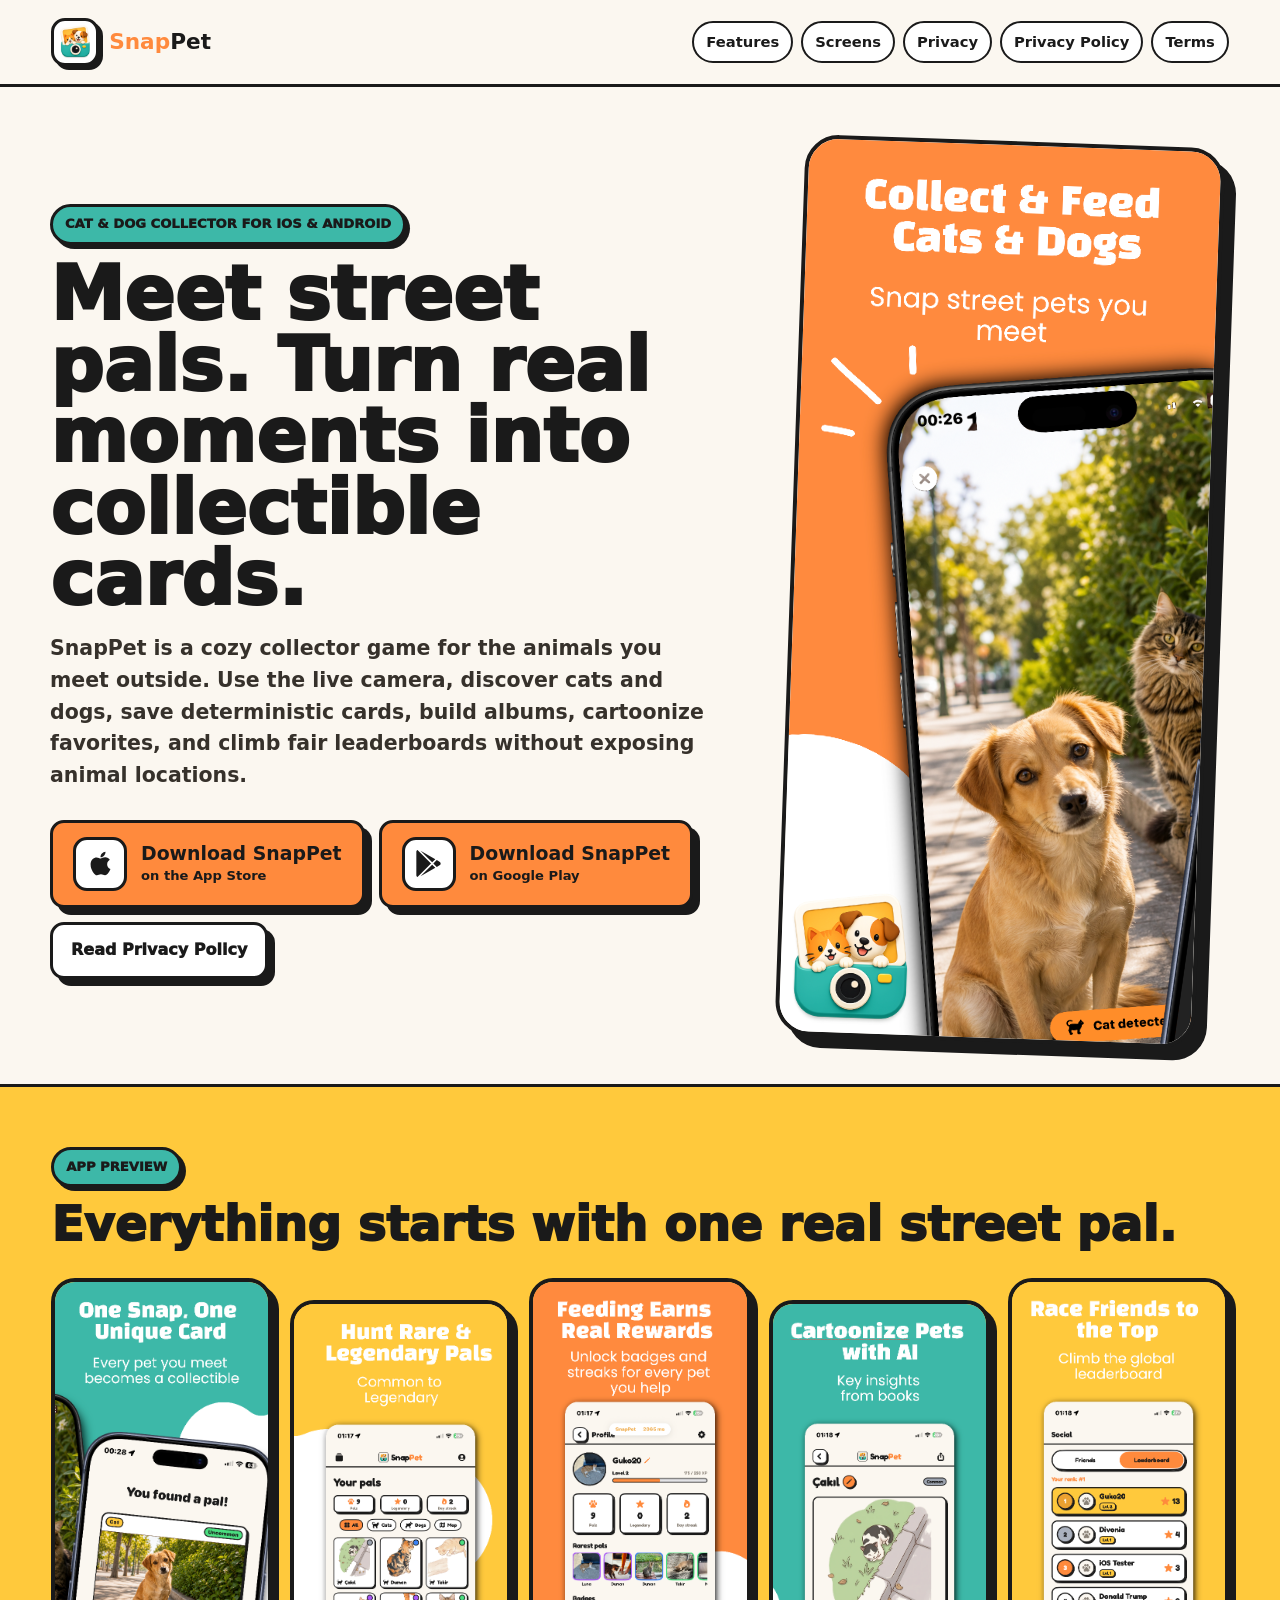
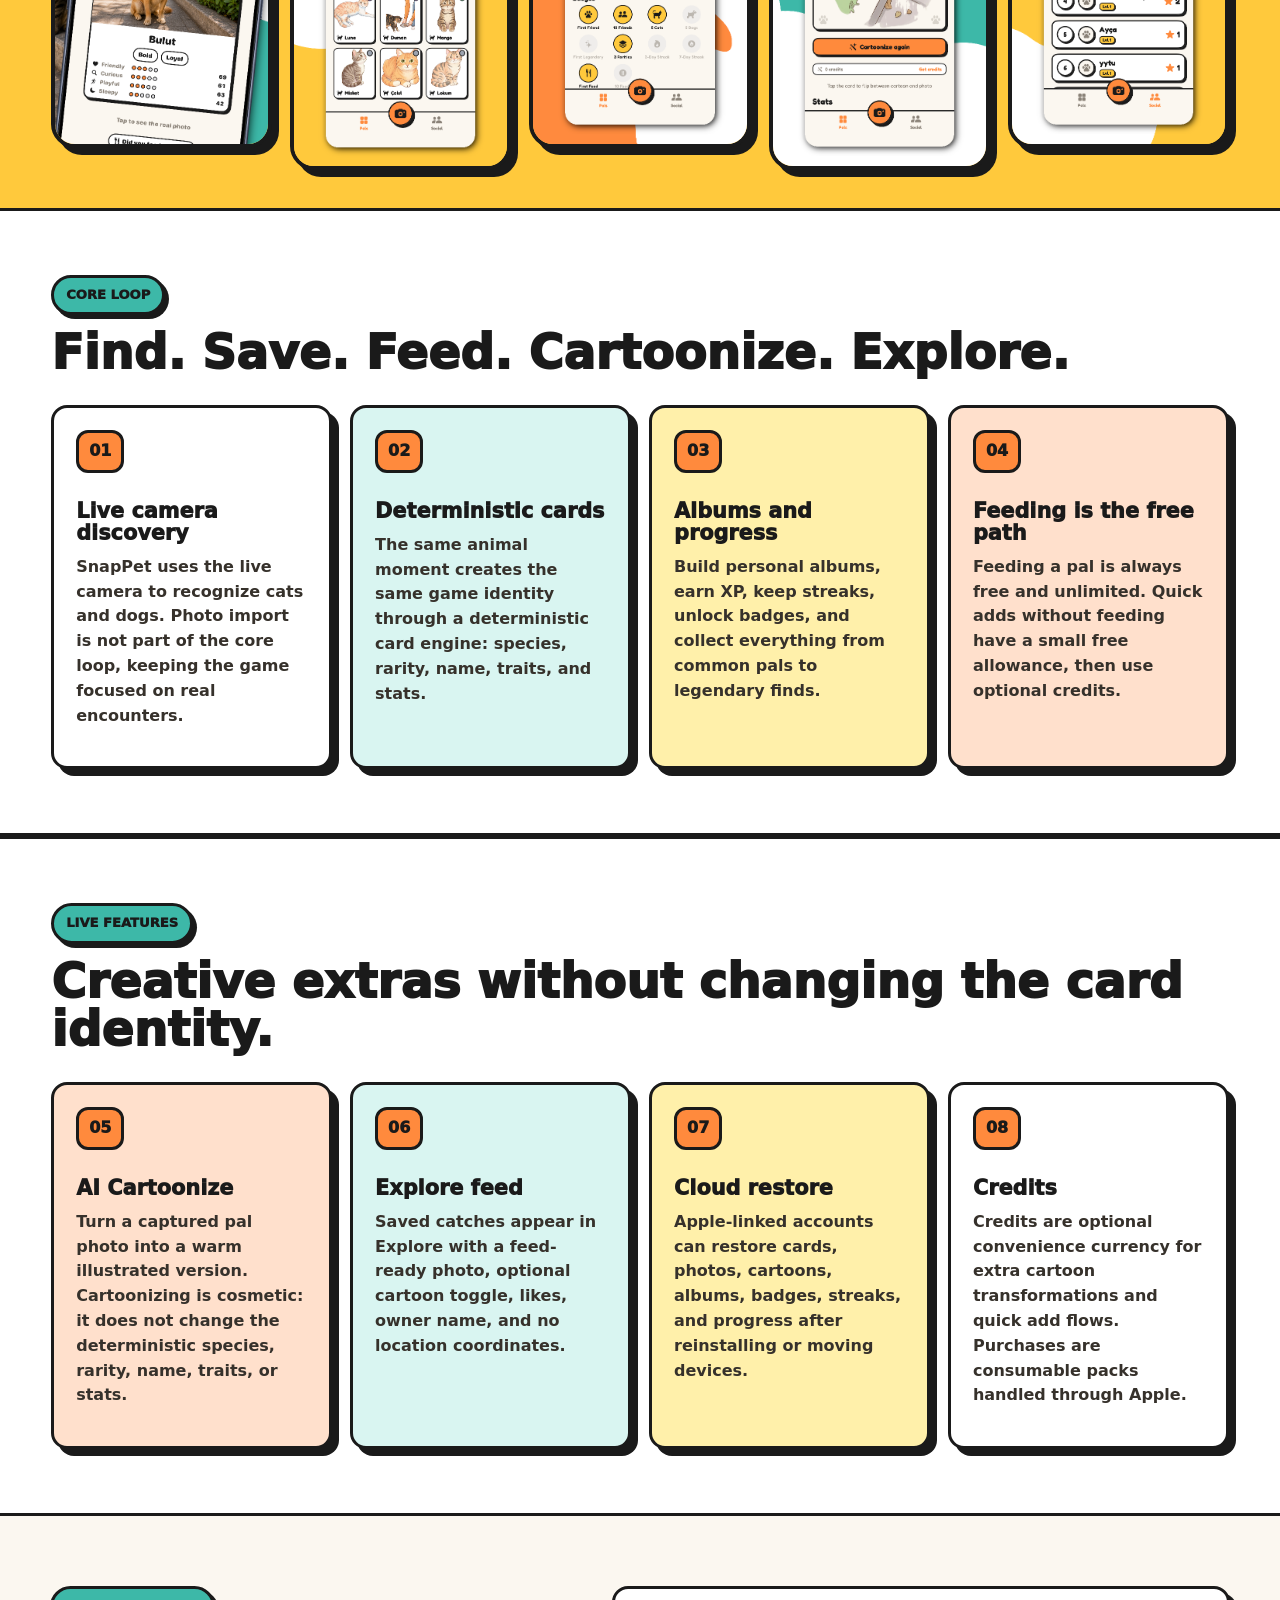
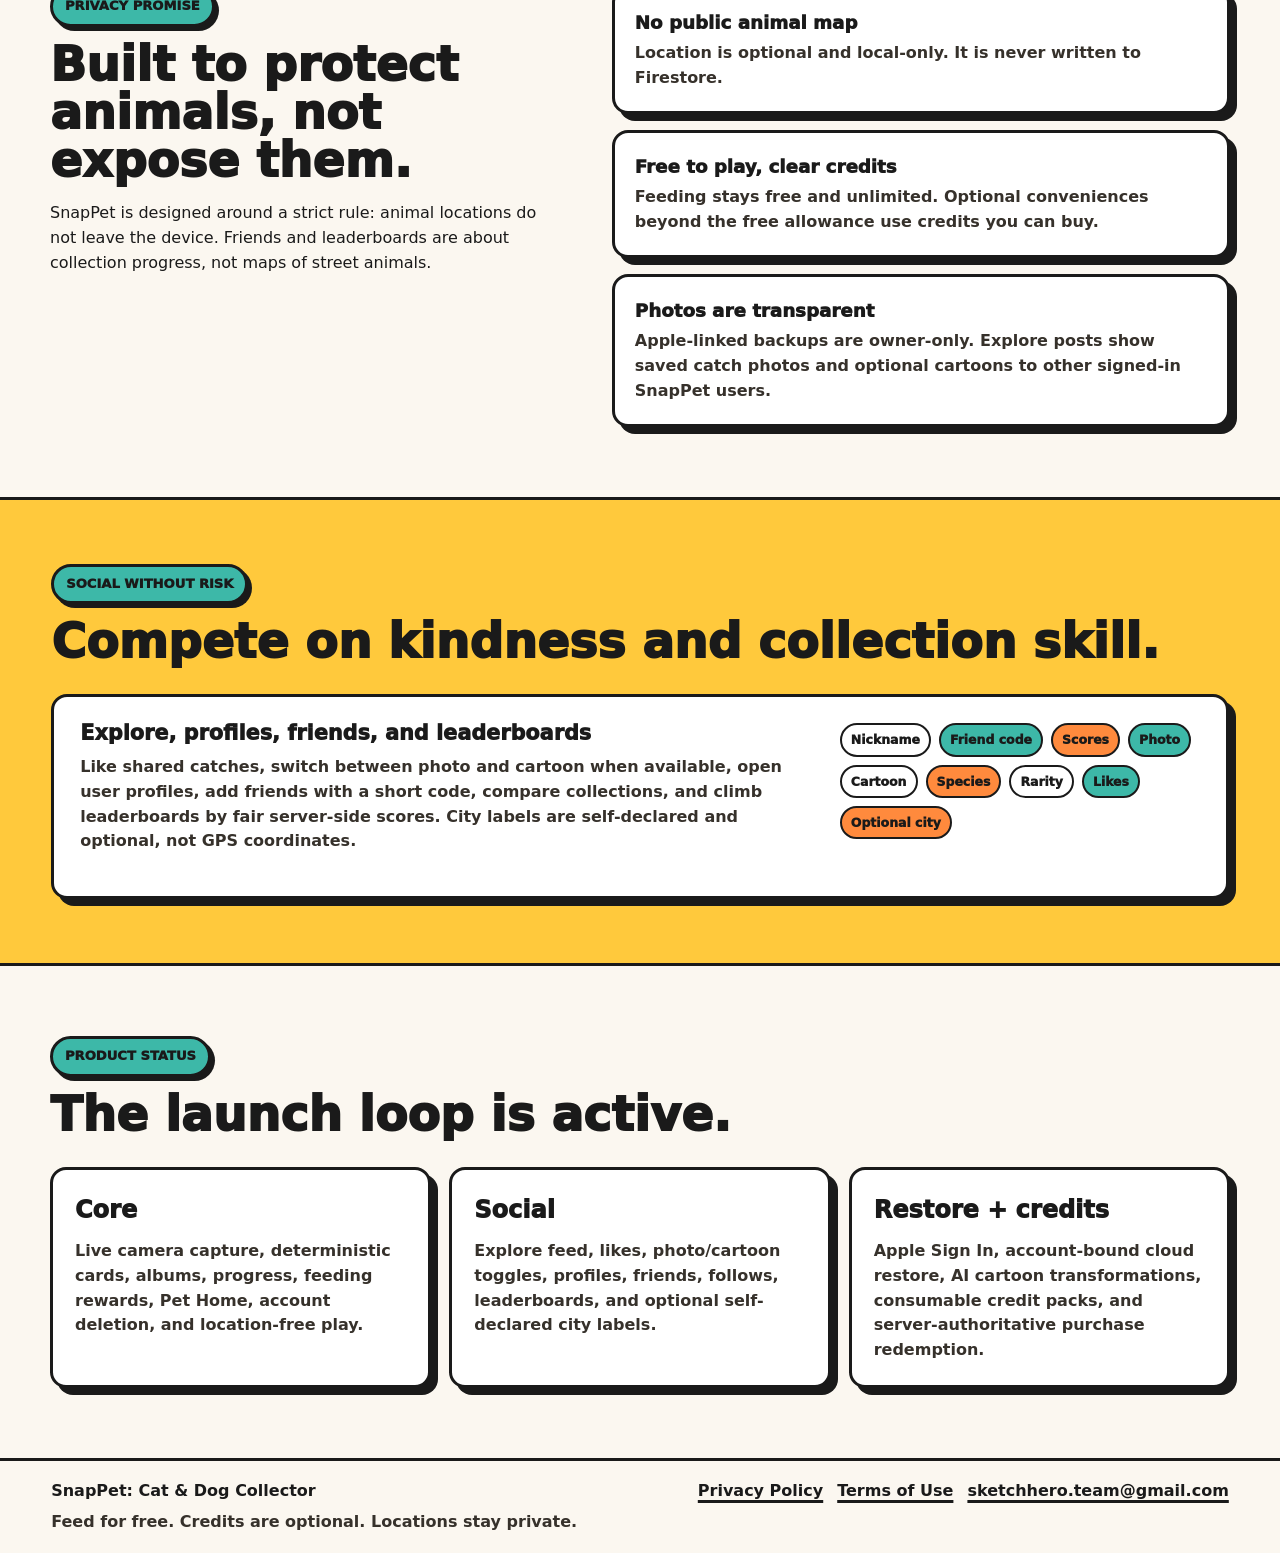
<file: index.html>
<!DOCTYPE html>
<html lang="en">
<head>
  <meta charset="utf-8">
  <meta name="viewport" content="width=device-width, initial-scale=1">
  <title>SnapPet: Cat &amp; Dog Collector</title>
  <meta name="description" content="SnapPet turns real street cats and dogs into deterministic collectible cards with AI cartoonize, Explore posts, cloud restore, optional credits, and no backend animal location tracking.">
  <meta name="theme-color" content="#FBF7F0">
  <meta property="og:title" content="SnapPet: Cat &amp; Dog Collector">
  <meta property="og:description" content="Meet real cats and dogs, collect deterministic cards, cartoonize favorites, explore shared catches, and compete without exposing animal locations.">
  <meta property="og:type" content="website">
  <meta property="og:image" content="assets/app-icon.png">
  <link rel="icon" href="assets/brand-icon.png">
  <link rel="apple-touch-icon" href="assets/app-icon.png">
  <link rel="stylesheet" href="styles.css">
</head>
<body>
  <header class="site-header">
    <a class="brand" href="index.html" aria-label="SnapPet home">
      <img src="assets/brand-icon.png" alt="" width="48" height="48">
      <span><strong>Snap</strong>Pet</span>
    </a>
    <nav aria-label="Primary navigation">
      <a href="#features">Features</a>
      <a href="#screens">Screens</a>
      <a href="#privacy">Privacy</a>
      <a href="privacy.html">Privacy Policy</a>
      <a href="terms.html">Terms</a>
    </nav>
  </header>

  <main>
    <section class="hero">
      <div class="hero-copy">
        <p class="eyebrow">Cat &amp; dog collector for iOS &amp; Android</p>
        <h1>Meet street pals. Turn real moments into collectible cards.</h1>
        <p class="lead">SnapPet is a cozy collector game for the animals you meet outside. Use the live camera, discover cats and dogs, save deterministic cards, build albums, cartoonize favorites, and climb fair leaderboards without exposing animal locations.</p>
        <div class="actions">
          <a class="neo-button primary download-button" href="https://apps.apple.com/app/id6784579838" target="_blank" rel="noopener" aria-label="Download SnapPet on the App Store">
            <span class="store-mark" aria-hidden="true"><svg viewBox="0 0 384 512"><path d="M318.7 268.7c-.2-36.7 16.4-64.4 50-84.8-18.8-26.9-47.2-41.7-84.7-44.6-35.5-2.8-74.3 20.7-88.5 20.7-15 0-49.4-19.7-76.4-19.7C63.3 141.2 4 184.8 4 273.5q0 39.3 14.4 81.2c12.8 36.7 59 126.7 107.2 125.2 25.2-.6 43-17.9 75.8-17.9 31.8 0 48.3 17.9 76.4 17.9 48.6-.7 90.4-82.5 102.6-119.3-65.2-30.7-61.7-90-61.7-91.9zm-56.6-164.2c27.3-32.4 24.8-61.9 24-72.5-24.1 1.4-52 16.4-67.9 34.9-17.5 19.8-27.8 44.3-25.6 71.9 26.1 2 49.9-11.4 69.5-34.3z"/></svg></span>
            <span>
              <strong>Download SnapPet</strong>
              <small>on the App Store</small>
            </span>
          </a>
          <a class="neo-button primary download-button" href="https://play.google.com/store/apps/details?id=com.easestack.snappet" target="_blank" rel="noopener" aria-label="Get SnapPet on Google Play">
            <span class="store-mark" aria-hidden="true"><svg viewBox="0 0 512 512"><path d="M325.3 234.3L104.6 13l280.8 161.2-60.1 60.1zM47 0C34 6.8 25.3 19.2 25.3 35.3v441.3c0 16.1 8.7 28.5 21.7 35.3l256.6-256L47 0zm425.2 225.6l-58.9-34.1-65.7 64.5 65.7 64.5 60.1-34.1c18-14.3 18-46.5-1.2-60.8zM104.6 499l280.8-161.2-60.1-60.1L104.6 499z"/></svg></span>
            <span>
              <strong>Download SnapPet</strong>
              <small>on Google Play</small>
            </span>
          </a>
          <a class="neo-button secondary" href="privacy.html">Read Privacy Policy</a>
        </div>
      </div>
      <div class="hero-visual">
        <img class="hero-shot" src="assets/feature-capture.png" alt="SnapPet live camera capture screen showing a cat and dog">
      </div>
    </section>

    <section class="screens-showcase" id="screens" aria-label="SnapPet app screens">
      <div class="section-heading">
        <p class="eyebrow">App preview</p>
        <h2>Everything starts with one real street pal.</h2>
      </div>
      <div class="screen-grid">
        <img src="assets/feature-card.png" alt="SnapPet unique collectible card reveal screen">
        <img src="assets/feature-collection.png" alt="SnapPet collection screen with rare and legendary pals">
        <img src="assets/feature-feeding.png" alt="SnapPet profile screen with feeding rewards and badges">
        <img src="assets/feature-ai.png" alt="SnapPet AI cartoonized pet card screen">
        <img src="assets/feature-leaderboard.png" alt="SnapPet social leaderboard screen">
      </div>
    </section>

    <section class="band" id="features">
      <div class="section-heading">
        <p class="eyebrow">Core loop</p>
        <h2>Find. Save. Feed. Cartoonize. Explore.</h2>
      </div>
      <div class="feature-grid">
        <article class="neo-card">
          <span class="number">01</span>
          <h3>Live camera discovery</h3>
          <p>SnapPet uses the live camera to recognize cats and dogs. Photo import is not part of the core loop, keeping the game focused on real encounters.</p>
        </article>
        <article class="neo-card teal">
          <span class="number">02</span>
          <h3>Deterministic cards</h3>
          <p>The same animal moment creates the same game identity through a deterministic card engine: species, rarity, name, traits, and stats.</p>
        </article>
        <article class="neo-card yellow">
          <span class="number">03</span>
          <h3>Albums and progress</h3>
          <p>Build personal albums, earn XP, keep streaks, unlock badges, and collect everything from common pals to legendary finds.</p>
        </article>
        <article class="neo-card orange">
          <span class="number">04</span>
          <h3>Feeding is the free path</h3>
          <p>Feeding a pal is always free and unlimited. Quick adds without feeding have a small free allowance, then use optional credits.</p>
        </article>
      </div>
    </section>

    <section class="band">
      <div class="section-heading">
        <p class="eyebrow">Live features</p>
        <h2>Creative extras without changing the card identity.</h2>
      </div>
      <div class="feature-grid">
        <article class="neo-card orange">
          <span class="number">05</span>
          <h3>AI Cartoonize</h3>
          <p>Turn a captured pal photo into a warm illustrated version. Cartoonizing is cosmetic: it does not change the deterministic species, rarity, name, traits, or stats.</p>
        </article>
        <article class="neo-card teal">
          <span class="number">06</span>
          <h3>Explore feed</h3>
          <p>Saved catches appear in Explore with a feed-ready photo, optional cartoon toggle, likes, owner name, and no location coordinates.</p>
        </article>
        <article class="neo-card yellow">
          <span class="number">07</span>
          <h3>Cloud restore</h3>
          <p>Apple-linked accounts can restore cards, photos, cartoons, albums, badges, streaks, and progress after reinstalling or moving devices.</p>
        </article>
        <article class="neo-card">
          <span class="number">08</span>
          <h3>Credits</h3>
          <p>Credits are optional convenience currency for extra cartoon transformations and quick add flows. Purchases are consumable packs handled through Apple.</p>
        </article>
      </div>
    </section>

    <section class="split" id="privacy">
      <div>
        <p class="eyebrow">Privacy promise</p>
        <h2>Built to protect animals, not expose them.</h2>
        <p>SnapPet is designed around a strict rule: animal locations do not leave the device. Friends and leaderboards are about collection progress, not maps of street animals.</p>
      </div>
      <div class="promise-list">
        <div class="promise-item">
          <strong>No public animal map</strong>
          <span>Location is optional and local-only. It is never written to Firestore.</span>
        </div>
        <div class="promise-item">
          <strong>Free to play, clear credits</strong>
          <span>Feeding stays free and unlimited. Optional conveniences beyond the free allowance use credits you can buy.</span>
        </div>
        <div class="promise-item">
          <strong>Photos are transparent</strong>
          <span>Apple-linked backups are owner-only. Explore posts show saved catch photos and optional cartoons to other signed-in SnapPet users.</span>
        </div>
      </div>
    </section>

    <section class="band social-band">
      <div class="section-heading">
        <p class="eyebrow">Social without risk</p>
        <h2>Compete on kindness and collection skill.</h2>
      </div>
      <div class="wide-card">
        <div>
          <h3>Explore, profiles, friends, and leaderboards</h3>
          <p>Like shared catches, switch between photo and cartoon when available, open user profiles, add friends with a short code, compare collections, and climb leaderboards by fair server-side scores. City labels are self-declared and optional, not GPS coordinates.</p>
        </div>
        <ul class="tag-list">
          <li>Nickname</li>
          <li>Friend code</li>
          <li>Scores</li>
          <li>Photo</li>
          <li>Cartoon</li>
          <li>Species</li>
          <li>Rarity</li>
          <li>Likes</li>
          <li>Optional city</li>
        </ul>
      </div>
    </section>

    <section class="roadmap" id="launch">
      <div class="section-heading">
        <p class="eyebrow">Product status</p>
        <h2>The launch loop is active.</h2>
      </div>
      <div class="timeline">
        <article>
          <strong>Core</strong>
          <span>Live camera capture, deterministic cards, albums, progress, feeding rewards, Pet Home, account deletion, and location-free play.</span>
        </article>
        <article>
          <strong>Social</strong>
          <span>Explore feed, likes, photo/cartoon toggles, profiles, friends, follows, leaderboards, and optional self-declared city labels.</span>
        </article>
        <article>
          <strong>Restore + credits</strong>
          <span>Apple Sign In, account-bound cloud restore, AI cartoon transformations, consumable credit packs, and server-authoritative purchase redemption.</span>
        </article>
      </div>
    </section>
  </main>

  <footer class="site-footer">
    <div>
      <strong>SnapPet: Cat &amp; Dog Collector</strong>
      <p>Feed for free. Credits are optional. Locations stay private.</p>
    </div>
    <div class="footer-links">
      <a href="privacy.html">Privacy Policy</a>
      <a href="terms.html">Terms of Use</a>
      <a href="mailto:sketchhero.team@gmail.com">sketchhero.team@gmail.com</a>
    </div>
  </footer>
</body>
</html>
</file>
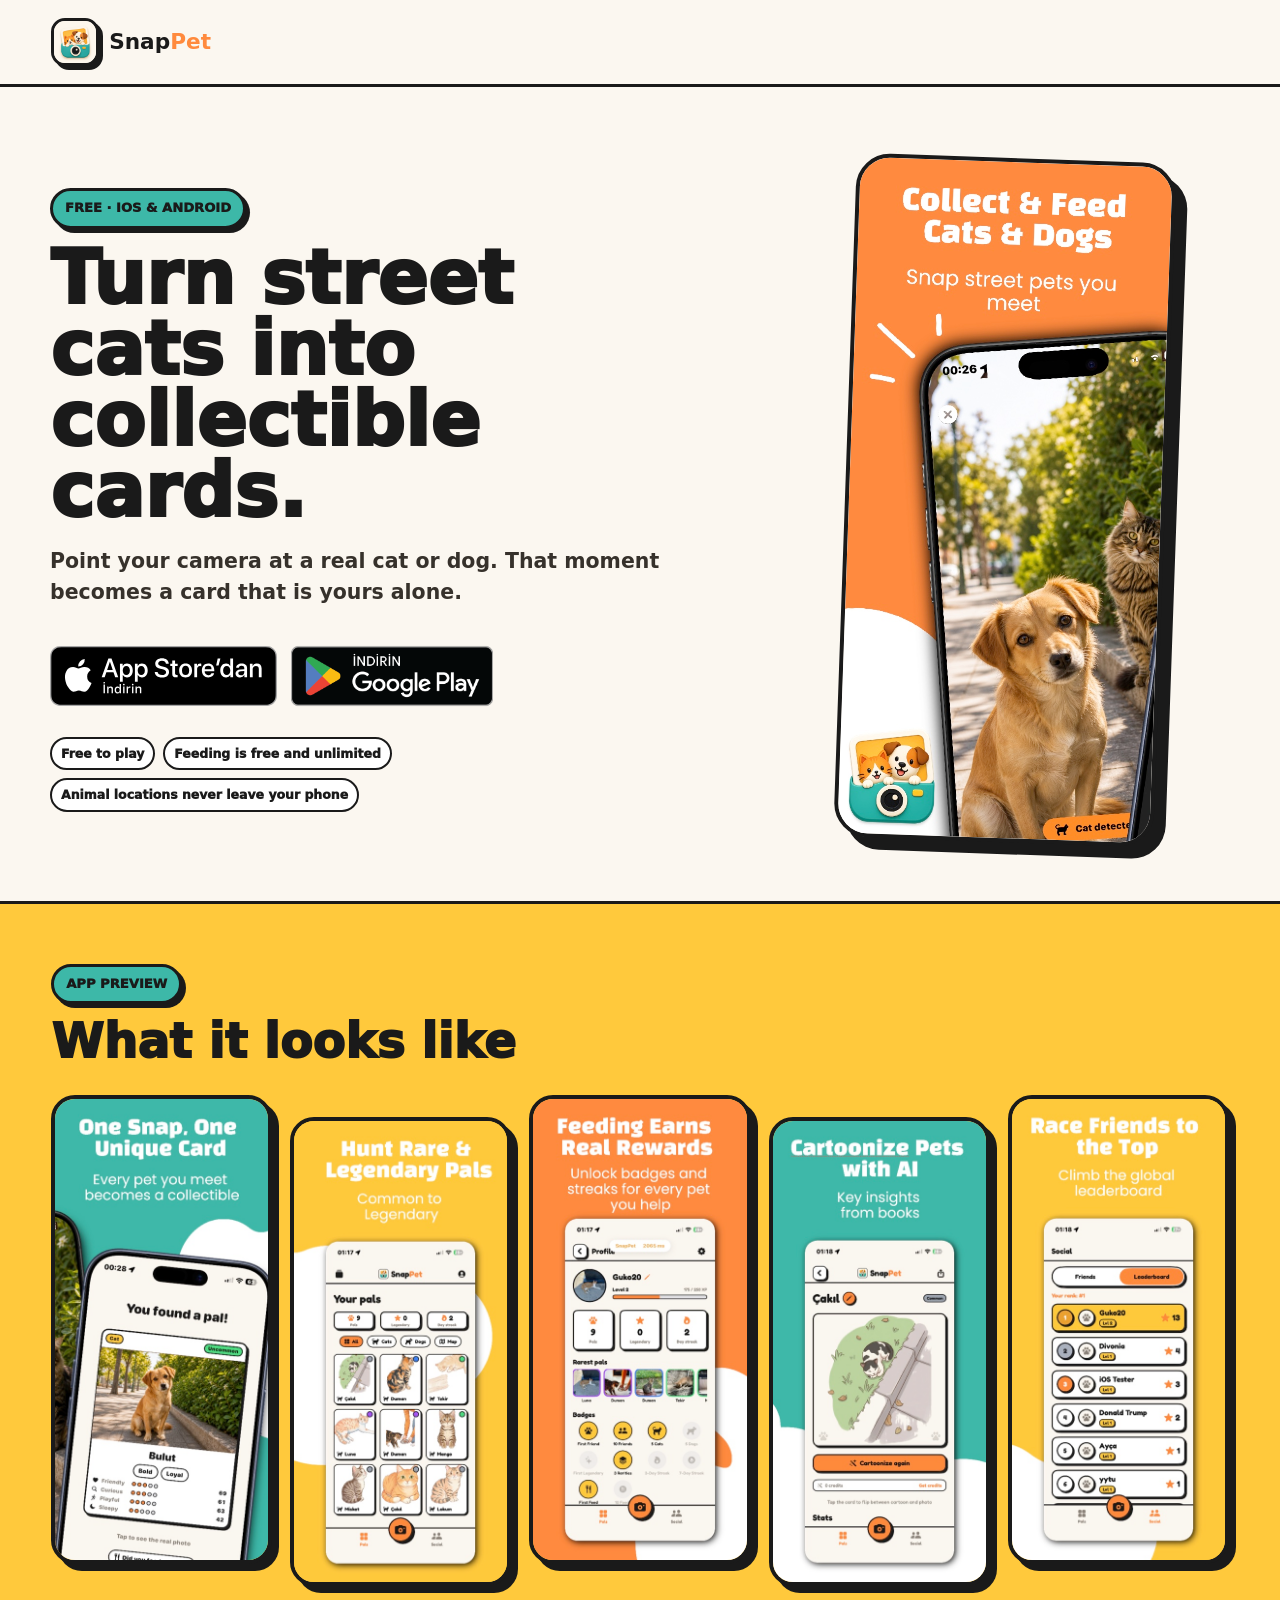
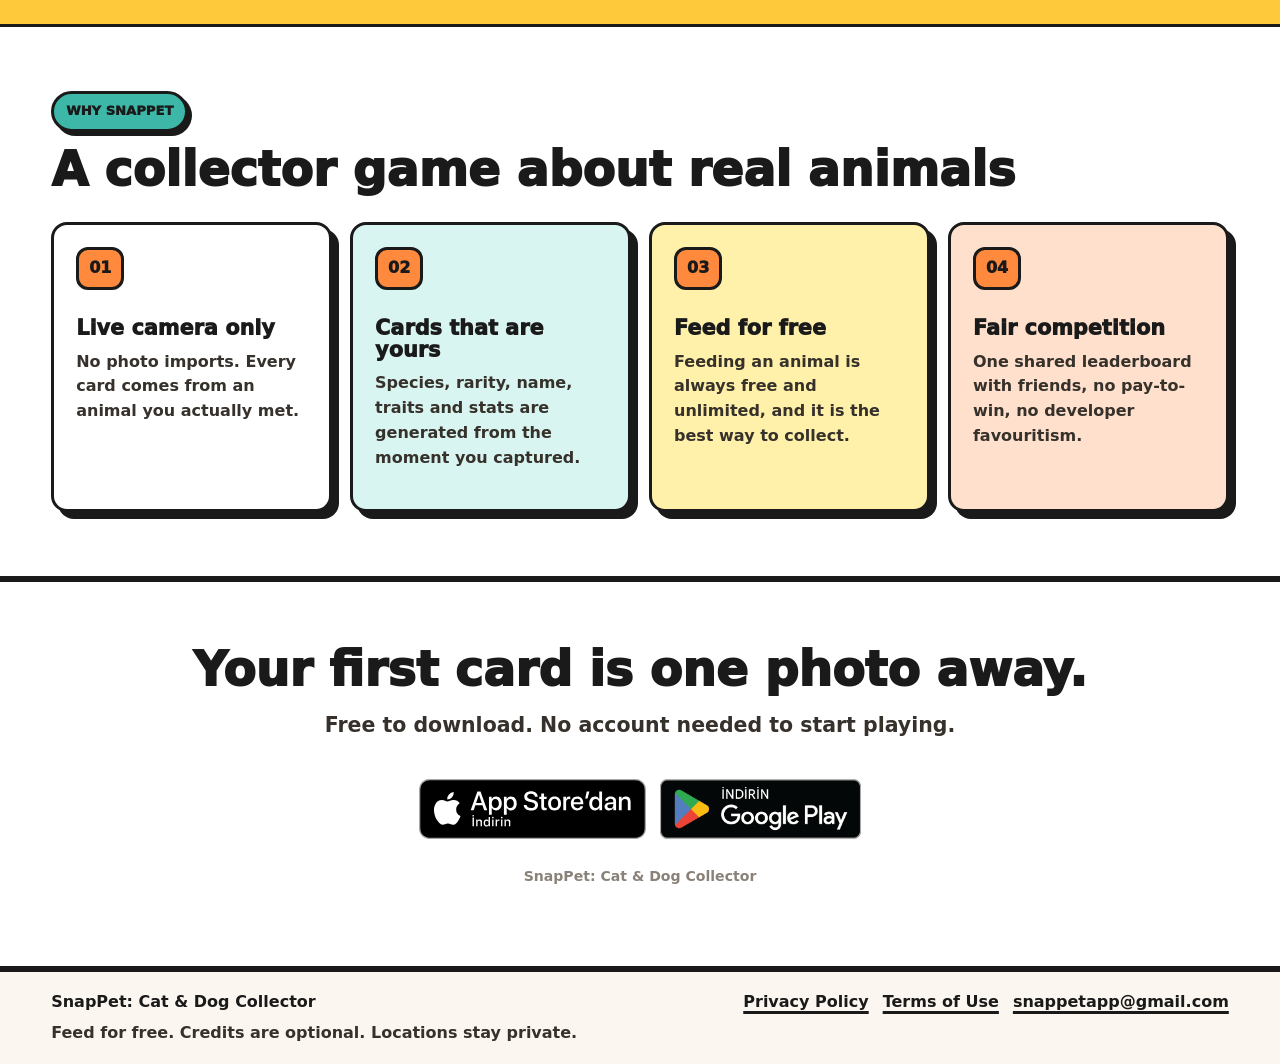
<file: download.html>
<!DOCTYPE html>
<html lang="en">
<head>
  <meta charset="utf-8">
  <meta name="viewport" content="width=device-width, initial-scale=1">
  <title>Download SnapPet: Cat &amp; Dog Collector</title>
  <meta name="description" content="Point your camera at a real street cat or dog and turn the moment into a collectible card. Free to play on iOS and Android.">
  <!-- Ad landing page: kept out of search so it does not compete with index.html.
       Remove this tag if you ever want it to rank organically. -->
  <meta name="robots" content="noindex, follow">
  <meta name="theme-color" content="#FBF7F0">
  <meta property="og:title" content="Download SnapPet: Cat &amp; Dog Collector">
  <meta property="og:description" content="Turn the street cats and dogs you meet into collectible cards. Free on iOS and Android.">
  <meta property="og:type" content="website">
  <meta property="og:image" content="assets/app-icon.png">
  <link rel="icon" href="assets/brand-icon.png">
  <link rel="apple-touch-icon" href="assets/app-icon.png">
  <link rel="preload" as="image" href="assets/lp/hero.jpg">
  <link rel="stylesheet" href="styles.css">
  <style>
    /* Page-scoped extras so the shared styles.css stays untouched. */
    .lp-trust {
      display: flex;
      flex-wrap: wrap;
      gap: 8px;
      margin: 22px 0 0;
      padding: 0;
      list-style: none;
    }
    .lp-cta {
      text-align: center;
    }
    .lp-cta h2 {
      margin-top: 0;
    }
    .lp-cta .actions {
      justify-content: center;
    }
    .lp-note {
      margin-top: 18px;
      color: var(--warm-gray);
      font-size: .88rem;
      font-weight: 700;
    }
    /* styles.css sizes these images by width alone. This page also sets intrinsic
       width/height attributes (so the layout does not jump while they load), which
       without height:auto would stretch them to their full pixel height. */
    .hero-shot,
    .screen-grid img {
      height: auto;
    }
    /* Keep the hero image short enough that the store buttons stay above the fold
       on a laptop; on phones the copy and buttons already come first. */
    .hero-visual {
      width: min(100%, 320px);
    }
    /* The official badges are already buttons: a black rounded rectangle with its
       own padding and corner radius. Wrapping them in a second bordered card read
       as a button inside a button, which is where the dead space came from. They
       stand on their own. The height is capped so both still fit one row on a
       narrow phone. */
    .actions {
      align-items: center;
      --badge-h: clamp(52px, 5vw, 60px);
    }
    .lp-store {
      display: inline-flex;
      transition: transform .12s ease;
    }
    .lp-store:hover {
      transform: translate(2px, 2px);
    }
    .lp-store img {
      display: block;
      width: auto;
      height: var(--badge-h);
    }
    /* Google's PNG is 646x250 but its artwork is only 646x192 — the remaining 23%
       is transparent padding baked into the file, while the Apple SVG fills its
       viewBox exactly. Measured, not guessed: 1 / 0.768 makes the two black
       rectangles the same visible height. */
    .lp-store[data-store="android"] img {
      height: calc(var(--badge-h) * 1.302);
    }
    /* On a phone the hero has to end above the browser toolbar, or the second
       store button lands underneath it. */
    @media (max-width: 700px) {
      .hero {
        min-height: auto;
        padding: 26px 0 30px;
      }
      .hero h1 {
        margin-bottom: 14px;
        font-size: clamp(1.95rem, 8.4vw, 2.6rem);
      }
      .hero .lead {
        font-size: 1rem;
      }
      .hero .actions {
        margin-top: 20px;
      }
      .lp-trust {
        margin-top: 16px;
      }
    }
  </style>
</head>
<body>
  <header class="site-header">
    <a class="brand" href="index.html" aria-label="SnapPet">
      <img src="assets/lp/icon.png" alt="" width="48" height="48">
      <span>Snap<strong>Pet</strong></span>
    </a>
  </header>

  <main>
    <section class="hero">
      <div class="hero-copy">
        <p class="eyebrow" data-i18n="eyebrow">Free · iOS &amp; Android</p>
        <h1 data-i18n="h1">Turn street cats into collectible cards.</h1>
        <p class="lead" data-i18n="lead">Point your camera at a real cat or dog. That moment becomes a card that is yours alone.</p>

        <div class="actions" id="store-actions">
          <a class="lp-store" data-store="ios" href="https://apps.apple.com/app/id6784579838" target="_blank" rel="noopener">
            <img src="assets/lp/badge-appstore-tr.svg" width="212" height="56" alt="App Store'dan indirin">
          </a>
          <a class="lp-store" data-store="android" href="https://play.google.com/store/apps/details?id=com.easestack.snappet" target="_blank" rel="noopener">
            <img src="assets/lp/badge-googleplay-tr.png" width="155" height="60" alt="Google Play'den indirin">
          </a>
        </div>

        <ul class="lp-trust">
          <li class="pill" data-i18n="trust1">Free to play</li>
          <li class="pill" data-i18n="trust2">Feeding is free and unlimited</li>
          <li class="pill" data-i18n="trust3">Animal locations never leave your phone</li>
        </ul>
      </div>
      <div class="hero-visual">
        <img class="hero-shot" src="assets/lp/hero.jpg" width="549" height="1190" alt="SnapPet live camera screen recognising a street cat" fetchpriority="high">
      </div>
    </section>

    <section class="screens-showcase" aria-label="SnapPet app screens">
      <div class="section-heading">
        <p class="eyebrow" data-i18n="screensEyebrow">App preview</p>
        <h2 data-i18n="screensTitle">What it looks like</h2>
      </div>
      <div class="screen-grid">
        <img src="assets/lp/screen-card.jpg" width="440" height="953" loading="lazy" decoding="async" alt="A collectible card revealed after a capture">
        <img src="assets/lp/screen-collection.jpg" width="440" height="953" loading="lazy" decoding="async" alt="The collection screen with rare and legendary pals">
        <img src="assets/lp/screen-feeding.jpg" width="440" height="953" loading="lazy" decoding="async" alt="Feeding rewards and badges">
        <img src="assets/lp/screen-ai.jpg" width="440" height="953" loading="lazy" decoding="async" alt="An AI cartoonized pet card">
        <img src="assets/lp/screen-leaderboard.jpg" width="440" height="953" loading="lazy" decoding="async" alt="The social leaderboard">
      </div>
    </section>

    <section class="band">
      <div class="section-heading">
        <p class="eyebrow" data-i18n="whyEyebrow">Why SnapPet</p>
        <h2 data-i18n="whyTitle">A collector game about real animals</h2>
      </div>
      <div class="feature-grid">
        <article class="neo-card">
          <span class="number">01</span>
          <h3 data-i18n="f1t">Live camera only</h3>
          <p data-i18n="f1b">No photo imports. Every card comes from an animal you actually met.</p>
        </article>
        <article class="neo-card teal">
          <span class="number">02</span>
          <h3 data-i18n="f2t">Cards that are yours</h3>
          <p data-i18n="f2b">Species, rarity, name, traits and stats are generated from the moment you captured.</p>
        </article>
        <article class="neo-card yellow">
          <span class="number">03</span>
          <h3 data-i18n="f3t">Feed for free</h3>
          <p data-i18n="f3b">Feeding an animal is always free and unlimited, and it is the best way to collect.</p>
        </article>
        <article class="neo-card orange">
          <span class="number">04</span>
          <h3 data-i18n="f4t">Fair competition</h3>
          <p data-i18n="f4b">One shared leaderboard with friends, no pay-to-win, no developer favouritism.</p>
        </article>
      </div>
    </section>

    <section class="band lp-cta">
      <h2 data-i18n="finalTitle">Your first card is one photo away.</h2>
      <p class="lead" style="margin-inline:auto" data-i18n="finalBody">Free to download. No account needed to start playing.</p>
      <div class="actions" id="store-actions-bottom">
        <a class="lp-store" data-store="ios" href="https://apps.apple.com/app/id6784579838" target="_blank" rel="noopener">
          <img src="assets/lp/badge-appstore-tr.svg" width="212" height="56" alt="App Store'dan indirin">
        </a>
        <a class="lp-store" data-store="android" href="https://play.google.com/store/apps/details?id=com.easestack.snappet" target="_blank" rel="noopener">
          <img src="assets/lp/badge-googleplay-tr.png" width="155" height="60" alt="Google Play'den indirin">
        </a>
      </div>
      <p class="lp-note" data-i18n="finalNote">SnapPet: Cat &amp; Dog Collector</p>
    </section>
  </main>

  <footer class="site-footer">
    <div>
      <strong>SnapPet: Cat &amp; Dog Collector</strong>
      <p data-i18n="footerTag">Feed for free. Credits are optional. Locations stay private.</p>
    </div>
    <div class="footer-links">
      <a href="privacy.html" data-i18n="privacy">Privacy Policy</a>
      <a href="terms.html" data-i18n="terms">Terms of Use</a>
      <a href="mailto:snappetapp@gmail.com">snappetapp@gmail.com</a>
    </div>
  </footer>

  <script>
  (function () {
    // ---- 1. Localisation -------------------------------------------------
    // Turkish is the primary ad market, so TR visitors get Turkish copy.
    // `?lang=tr` / `?lang=en` overrides detection, which makes the page testable.
    var TR = {
      eyebrow: 'Ücretsiz · iOS & Android',
      h1: 'Sokak kedilerini koleksiyon kartına çevir.',
      lead: 'Kameranı gerçek bir kediye doğrult, o an sana özel bir koleksiyon kartına dönüşsün.',
      trust1: 'Oynaması ücretsiz',
      trust2: 'Besleme ücretsiz ve sınırsız',
      trust3: 'Hayvanların konumu telefonundan çıkmaz',
      screensEyebrow: 'Uygulamadan',
      screensTitle: 'Nasıl görünüyor',
      whyEyebrow: 'Neden SnapPet',
      whyTitle: 'Gerçek hayvanlar üzerine bir koleksiyon oyunu',
      f1t: 'Sadece canlı kamera',
      f1b: 'Galeriden yükleme yok. Her kart gerçekten karşılaştığın bir hayvandan geliyor.',
      f2t: 'Sana özel kartlar',
      f2b: 'Tür, nadirlik, isim, özellikler ve statlar yakaladığın andan üretiliyor.',
      f3t: 'Ücretsiz besle',
      f3b: 'Hayvan beslemek her zaman ücretsiz ve sınırsız — koleksiyon yapmanın en iyi yolu.',
      f4t: 'Adil rekabet',
      f4b: 'Arkadaşlarınla tek liderlik tablosu. Parayla üstünlük yok, geliştirici kayırması yok.',
      finalTitle: 'İlk kartın bir fotoğraf uzağında.',
      finalBody: 'İndirmesi ücretsiz. Oynamaya başlamak için hesap gerekmiyor.',
      finalNote: 'SnapPet: Kedi ve Köpek Koleksiyonu',
      footerTag: 'Besleme ücretsiz. Krediler isteğe bağlı. Konumlar gizli kalır.',
      privacy: 'Gizlilik Politikası',
      terms: 'Kullanım Koşulları'
    };

    var params = new URLSearchParams(location.search);
    var forced = (params.get('lang') || '').toLowerCase();
    var useTR = forced === 'tr' ||
      (forced !== 'en' && (navigator.language || '').toLowerCase().indexOf('tr') === 0);

    if (useTR) {
      document.documentElement.lang = 'tr';
      document.querySelectorAll('[data-i18n]').forEach(function (el) {
        var v = TR[el.getAttribute('data-i18n')];
        if (v) el.textContent = v;
      });
    }

    // ---- 2. Campaign passthrough ----------------------------------------
    // Forwards this page's campaign tag into each store link so App Store Connect
    // (ct) and Play Console (referrer) can attribute installs with no SDK in the app.
    // There is deliberately NO auto-redirect: Meta rejects bridge pages that jump
    // straight to a store, so the visitor always taps the button themselves.

    // Provider token from App Store Connect > Analytics > Acquisition > Campaigns.
    // It belongs to the developer account, not the app, so it is the same for every
    // campaign. Apple ignores `ct` without it.
    var APPLE_PROVIDER_TOKEN = '128375664';
    var APPLE_ID = '6784579838';
    var ANDROID_PACKAGE = 'com.easestack.snappet';

    // Apple caps `ct` at 40 chars and rejects anything outside [A-Za-z0-9_-].
    function tag(name, fallback) {
      var raw = params.get(name) || fallback;
      return raw.replace(/[^A-Za-z0-9_-]/g, '').slice(0, 40) || fallback;
    }
    var campaign = tag('utm_campaign', params.get('ct') ? tag('ct', 'web') : 'web');
    var source = tag('utm_source', 'web');
    var medium = tag('utm_medium', 'referral');

    // Same shape App Store Connect's own campaign link generator emits.
    var iosURL = 'https://apps.apple.com/app/apple-store/id' + APPLE_ID + '?';
    if (APPLE_PROVIDER_TOKEN) iosURL += 'pt=' + encodeURIComponent(APPLE_PROVIDER_TOKEN) + '&';
    iosURL += 'ct=' + campaign + '&mt=8';

    var referrer = 'utm_source=' + source + '&utm_medium=' + medium + '&utm_campaign=' + campaign;
    var androidURL = 'https://play.google.com/store/apps/details?id=' + ANDROID_PACKAGE +
      '&referrer=' + encodeURIComponent(referrer);

    document.querySelectorAll('[data-store="ios"]').forEach(function (a) { a.href = iosURL; });
    document.querySelectorAll('[data-store="android"]').forEach(function (a) { a.href = androidURL; });

    // ---- 3. Promote the visitor's own store ------------------------------
    var ua = navigator.userAgent || '';
    // iPadOS 13+ reports a desktop Safari UA, so fall back to the touch-capable Mac signature.
    var isIOS = /iPad|iPhone|iPod/.test(ua) ||
      (/Macintosh/.test(ua) && navigator.maxTouchPoints > 1);
    var isAndroid = /Android/.test(ua);
    if (!isIOS && !isAndroid) return; // desktop keeps the authored order

    document.querySelectorAll('.actions').forEach(function (row) {
      var own = row.querySelector(isIOS ? '[data-store="ios"]' : '[data-store="android"]');
      var other = row.querySelector(isIOS ? '[data-store="android"]' : '[data-store="ios"]');
      if (!own || !other) return;
      own.style.order = '0';
      other.style.order = '1';
    });
  })();
  </script>
</body>
</html>
</file>
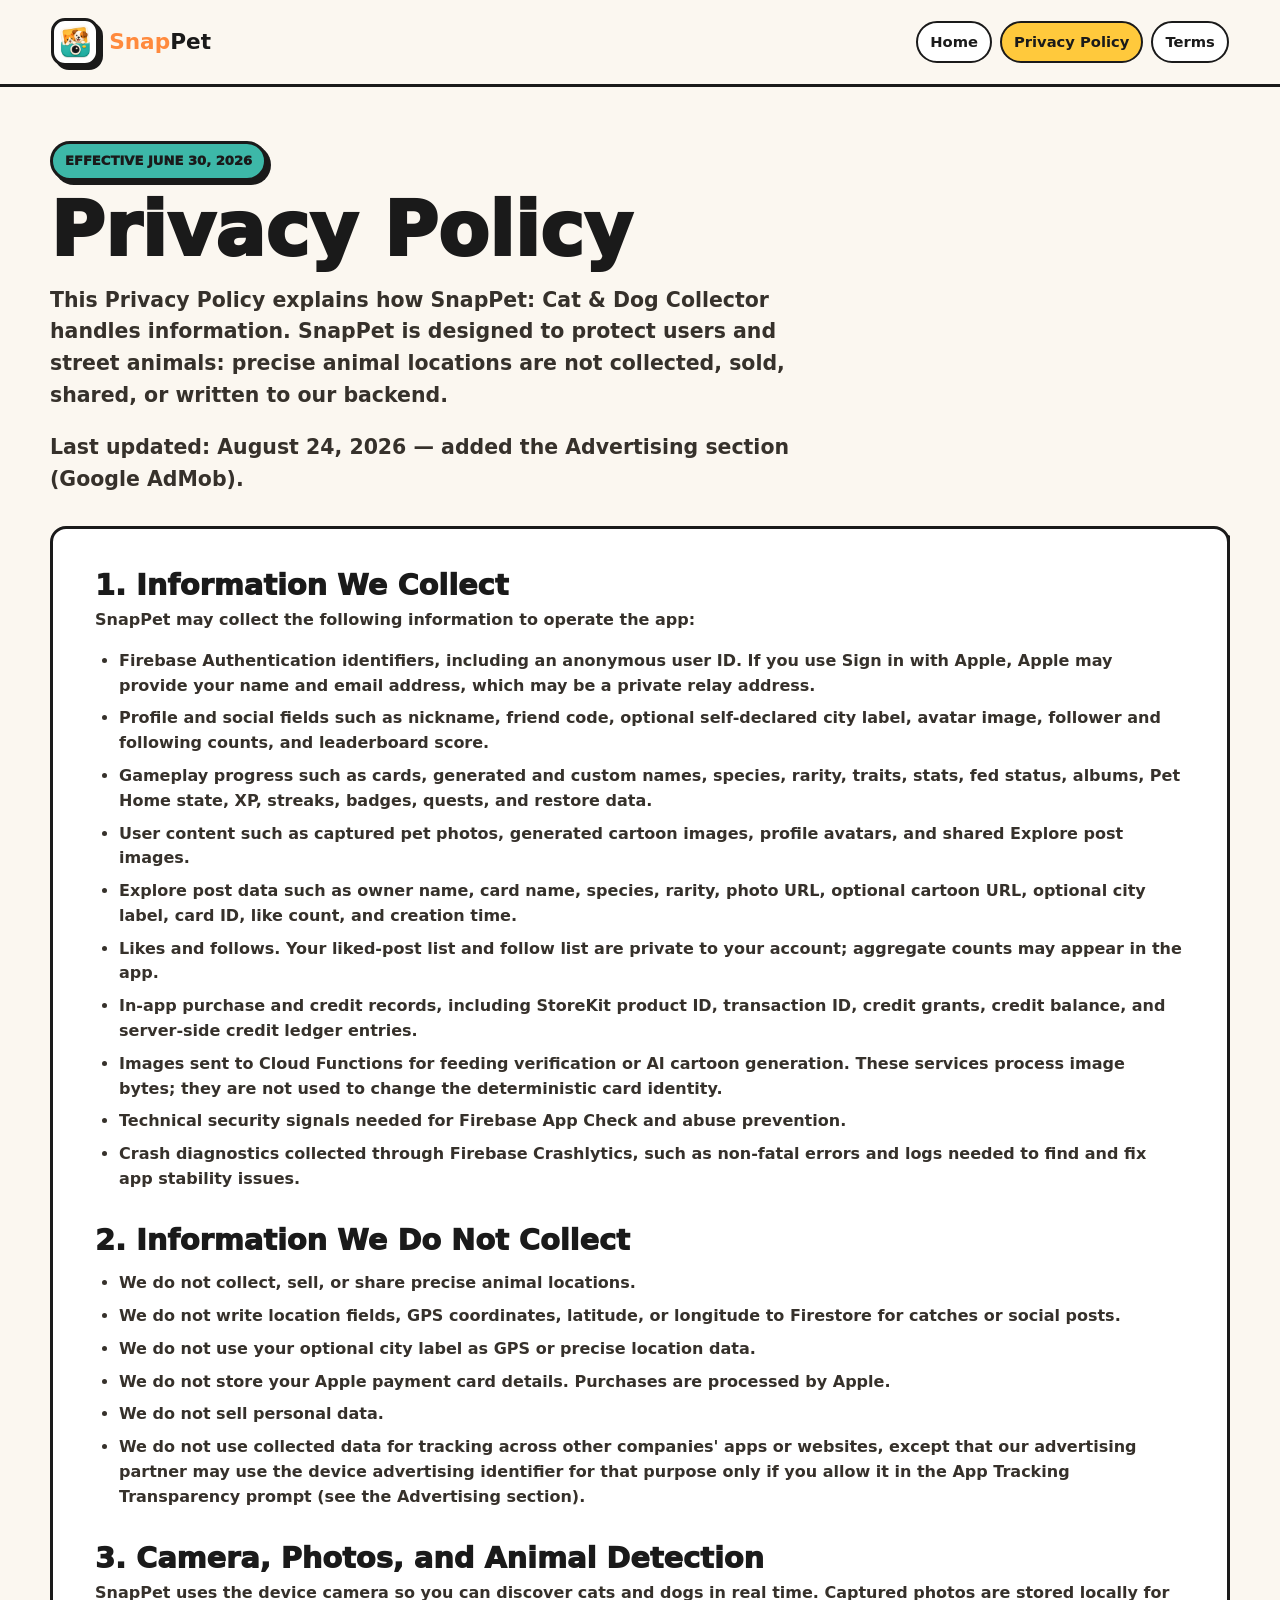
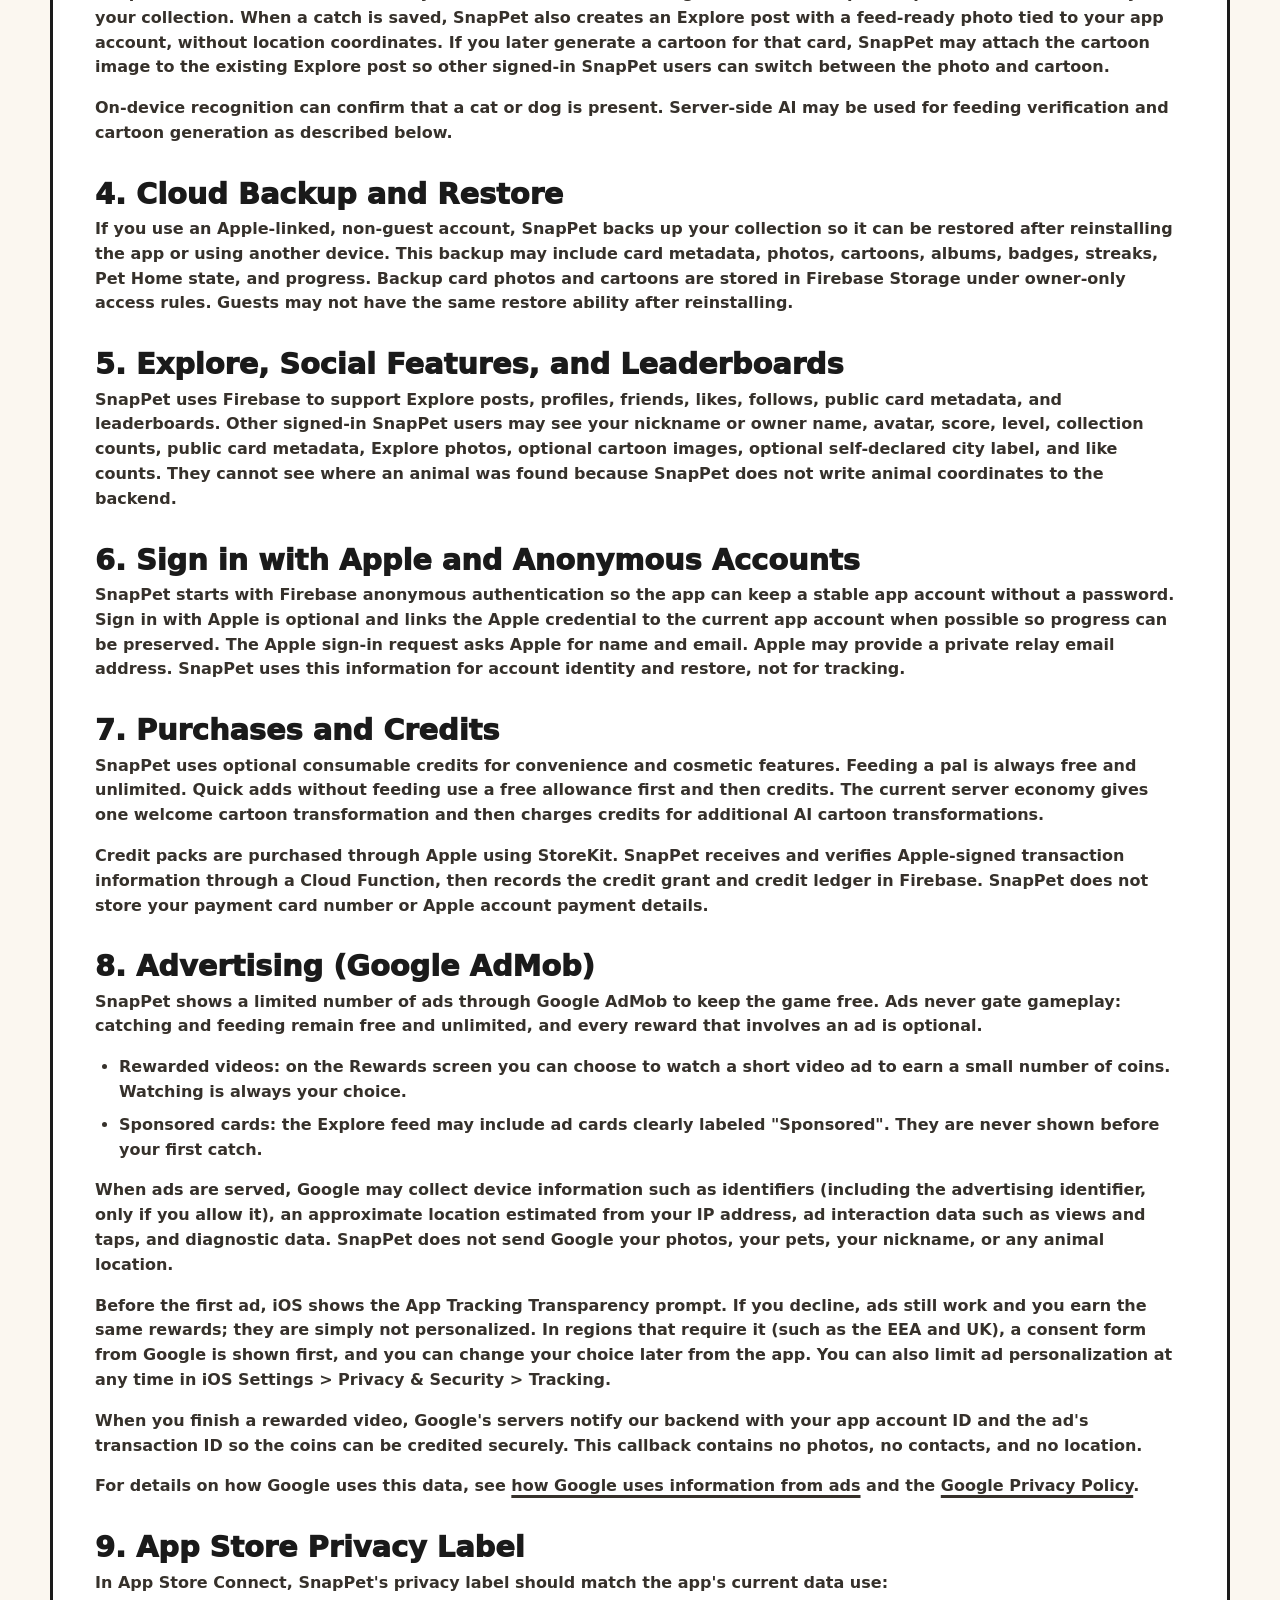
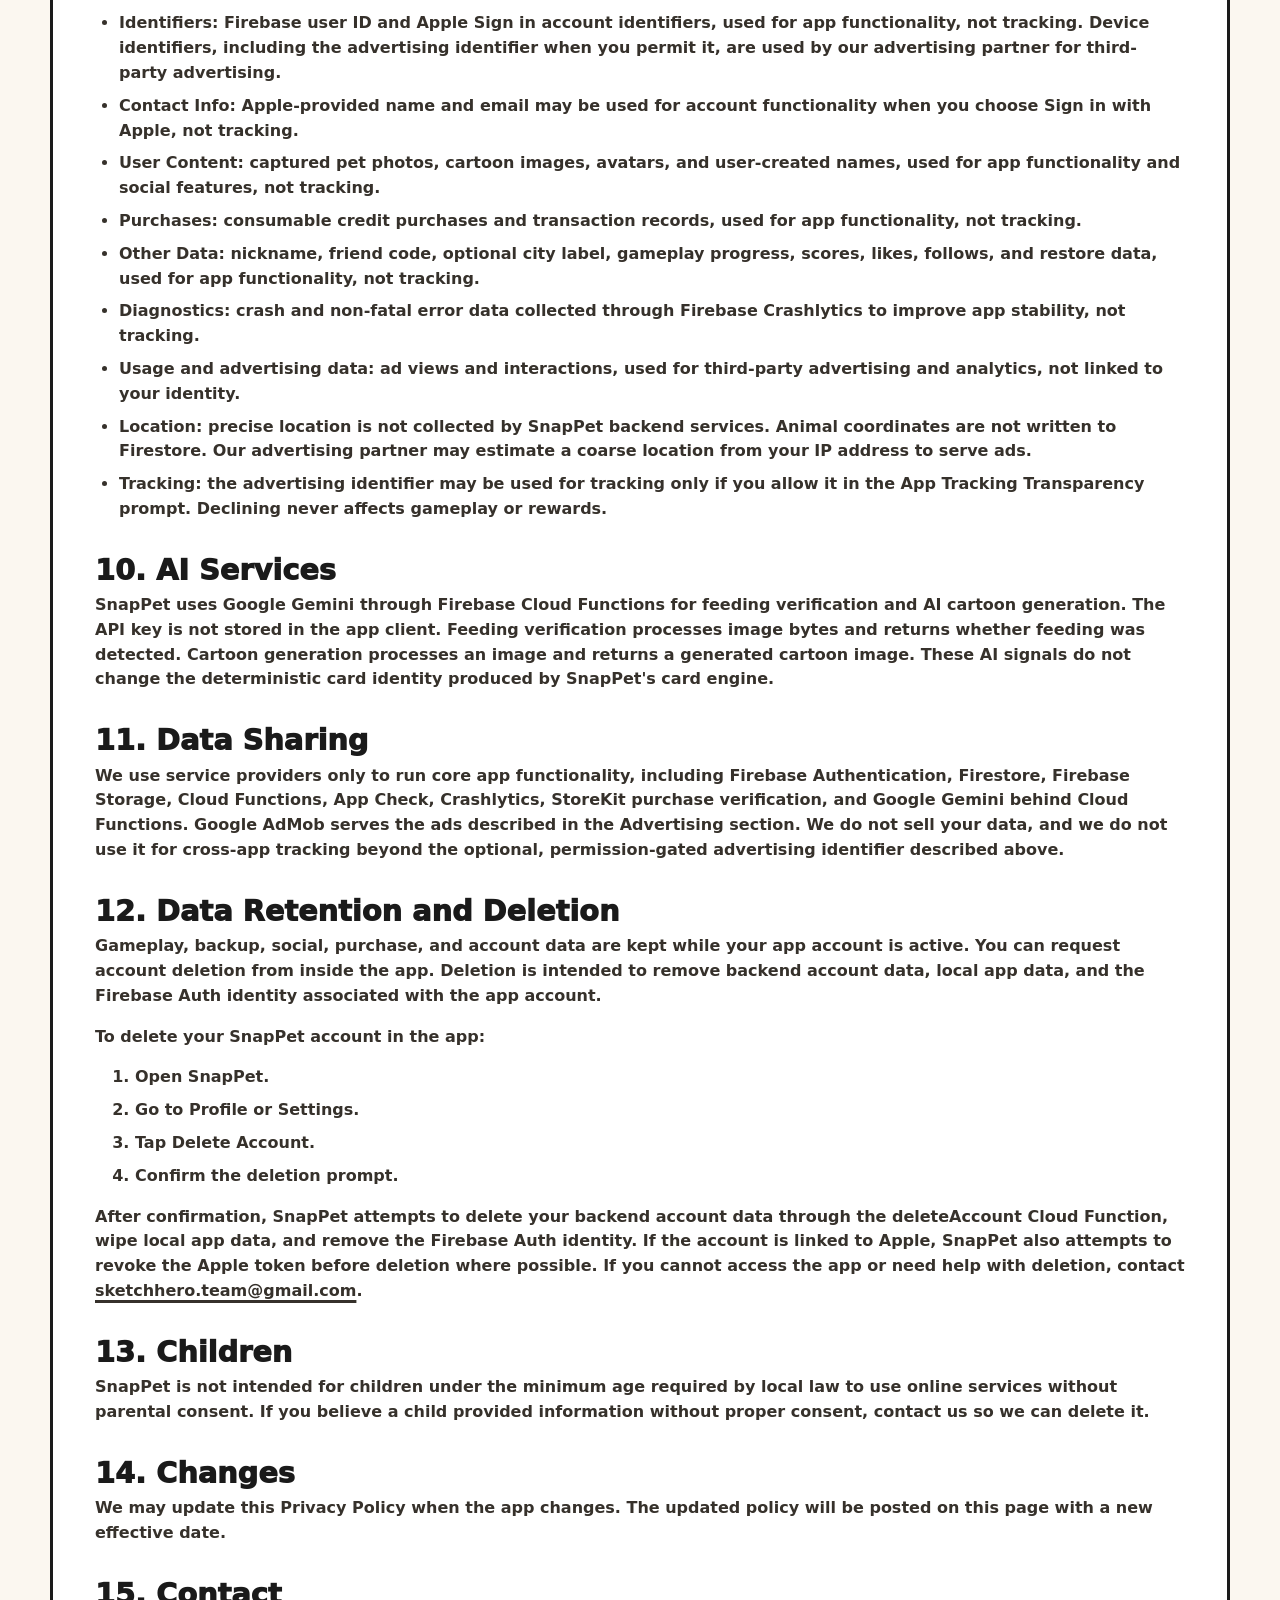
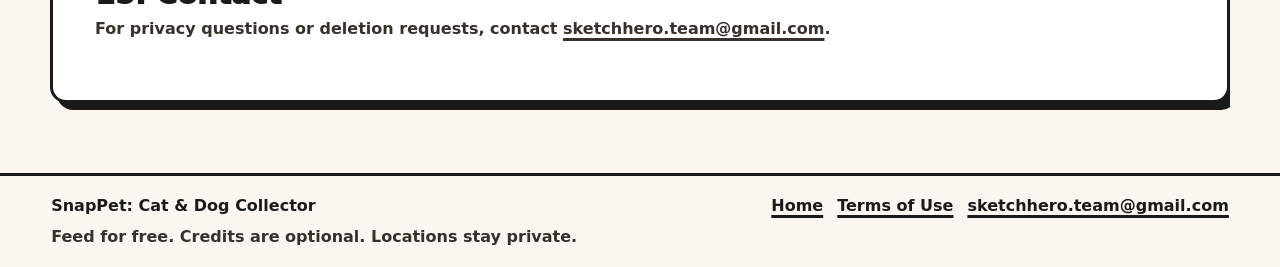
<file: privacy.html>
<!DOCTYPE html>
<html lang="en">
<head>
  <meta charset="utf-8">
  <meta name="viewport" content="width=device-width, initial-scale=1">
  <title>Privacy Policy - SnapPet</title>
  <meta name="description" content="Privacy Policy for SnapPet: Cat &amp; Dog Collector.">
  <meta name="theme-color" content="#FBF7F0">
  <link rel="icon" href="assets/brand-icon.png">
  <link rel="apple-touch-icon" href="assets/app-icon.png">
  <link rel="stylesheet" href="styles.css">
</head>
<body>
  <header class="site-header">
    <a class="brand" href="index.html" aria-label="SnapPet home">
      <img src="assets/brand-icon.png" alt="" width="48" height="48">
      <span><strong>Snap</strong>Pet</span>
    </a>
    <nav aria-label="Primary navigation">
      <a href="index.html">Home</a>
      <a href="privacy.html" aria-current="page">Privacy Policy</a>
      <a href="terms.html">Terms</a>
    </nav>
  </header>

  <main class="legal-page">
    <section class="legal-hero">
      <p class="eyebrow">Effective June 30, 2026</p>
      <h1>Privacy Policy</h1>
      <p class="lead">This Privacy Policy explains how SnapPet: Cat &amp; Dog Collector handles information. SnapPet is designed to protect users and street animals: precise animal locations are not collected, sold, shared, or written to our backend.</p>
      <p class="lead">Last updated: August 24, 2026 — added the Advertising section (Google AdMob).</p>
    </section>

    <section class="legal-content">
      <h2>1. Information We Collect</h2>
      <p>SnapPet may collect the following information to operate the app:</p>
      <ul>
        <li>Firebase Authentication identifiers, including an anonymous user ID. If you use Sign in with Apple, Apple may provide your name and email address, which may be a private relay address.</li>
        <li>Profile and social fields such as nickname, friend code, optional self-declared city label, avatar image, follower and following counts, and leaderboard score.</li>
        <li>Gameplay progress such as cards, generated and custom names, species, rarity, traits, stats, fed status, albums, Pet Home state, XP, streaks, badges, quests, and restore data.</li>
        <li>User content such as captured pet photos, generated cartoon images, profile avatars, and shared Explore post images.</li>
        <li>Explore post data such as owner name, card name, species, rarity, photo URL, optional cartoon URL, optional city label, card ID, like count, and creation time.</li>
        <li>Likes and follows. Your liked-post list and follow list are private to your account; aggregate counts may appear in the app.</li>
        <li>In-app purchase and credit records, including StoreKit product ID, transaction ID, credit grants, credit balance, and server-side credit ledger entries.</li>
        <li>Images sent to Cloud Functions for feeding verification or AI cartoon generation. These services process image bytes; they are not used to change the deterministic card identity.</li>
        <li>Technical security signals needed for Firebase App Check and abuse prevention.</li>
        <li>Crash diagnostics collected through Firebase Crashlytics, such as non-fatal errors and logs needed to find and fix app stability issues.</li>
      </ul>

      <h2>2. Information We Do Not Collect</h2>
      <ul>
        <li>We do not collect, sell, or share precise animal locations.</li>
        <li>We do not write location fields, GPS coordinates, latitude, or longitude to Firestore for catches or social posts.</li>
        <li>We do not use your optional city label as GPS or precise location data.</li>
        <li>We do not store your Apple payment card details. Purchases are processed by Apple.</li>
        <li>We do not sell personal data.</li>
        <li>We do not use collected data for tracking across other companies' apps or websites, except that our advertising partner may use the device advertising identifier for that purpose only if you allow it in the App Tracking Transparency prompt (see the Advertising section).</li>
      </ul>

      <h2>3. Camera, Photos, and Animal Detection</h2>
      <p>SnapPet uses the device camera so you can discover cats and dogs in real time. Captured photos are stored locally for your collection. When a catch is saved, SnapPet also creates an Explore post with a feed-ready photo tied to your app account, without location coordinates. If you later generate a cartoon for that card, SnapPet may attach the cartoon image to the existing Explore post so other signed-in SnapPet users can switch between the photo and cartoon.</p>
      <p>On-device recognition can confirm that a cat or dog is present. Server-side AI may be used for feeding verification and cartoon generation as described below.</p>

      <h2>4. Cloud Backup and Restore</h2>
      <p>If you use an Apple-linked, non-guest account, SnapPet backs up your collection so it can be restored after reinstalling the app or using another device. This backup may include card metadata, photos, cartoons, albums, badges, streaks, Pet Home state, and progress. Backup card photos and cartoons are stored in Firebase Storage under owner-only access rules. Guests may not have the same restore ability after reinstalling.</p>

      <h2>5. Explore, Social Features, and Leaderboards</h2>
      <p>SnapPet uses Firebase to support Explore posts, profiles, friends, likes, follows, public card metadata, and leaderboards. Other signed-in SnapPet users may see your nickname or owner name, avatar, score, level, collection counts, public card metadata, Explore photos, optional cartoon images, optional self-declared city label, and like counts. They cannot see where an animal was found because SnapPet does not write animal coordinates to the backend.</p>

      <h2>6. Sign in with Apple and Anonymous Accounts</h2>
      <p>SnapPet starts with Firebase anonymous authentication so the app can keep a stable app account without a password. Sign in with Apple is optional and links the Apple credential to the current app account when possible so progress can be preserved. The Apple sign-in request asks Apple for name and email. Apple may provide a private relay email address. SnapPet uses this information for account identity and restore, not for tracking.</p>

      <h2>7. Purchases and Credits</h2>
      <p>SnapPet uses optional consumable credits for convenience and cosmetic features. Feeding a pal is always free and unlimited. Quick adds without feeding use a free allowance first and then credits. The current server economy gives one welcome cartoon transformation and then charges credits for additional AI cartoon transformations.</p>
      <p>Credit packs are purchased through Apple using StoreKit. SnapPet receives and verifies Apple-signed transaction information through a Cloud Function, then records the credit grant and credit ledger in Firebase. SnapPet does not store your payment card number or Apple account payment details.</p>

      <h2>8. Advertising (Google AdMob)</h2>
      <p>SnapPet shows a limited number of ads through Google AdMob to keep the game free. Ads never gate gameplay: catching and feeding remain free and unlimited, and every reward that involves an ad is optional.</p>
      <ul>
        <li>Rewarded videos: on the Rewards screen you can choose to watch a short video ad to earn a small number of coins. Watching is always your choice.</li>
        <li>Sponsored cards: the Explore feed may include ad cards clearly labeled "Sponsored". They are never shown before your first catch.</li>
      </ul>
      <p>When ads are served, Google may collect device information such as identifiers (including the advertising identifier, only if you allow it), an approximate location estimated from your IP address, ad interaction data such as views and taps, and diagnostic data. SnapPet does not send Google your photos, your pets, your nickname, or any animal location.</p>
      <p>Before the first ad, iOS shows the App Tracking Transparency prompt. If you decline, ads still work and you earn the same rewards; they are simply not personalized. In regions that require it (such as the EEA and UK), a consent form from Google is shown first, and you can change your choice later from the app. You can also limit ad personalization at any time in iOS Settings &gt; Privacy &amp; Security &gt; Tracking.</p>
      <p>When you finish a rewarded video, Google's servers notify our backend with your app account ID and the ad's transaction ID so the coins can be credited securely. This callback contains no photos, no contacts, and no location.</p>
      <p>For details on how Google uses this data, see <a href="https://policies.google.com/technologies/ads" rel="noopener" target="_blank">how Google uses information from ads</a> and the <a href="https://policies.google.com/privacy" rel="noopener" target="_blank">Google Privacy Policy</a>.</p>

      <h2>9. App Store Privacy Label</h2>
      <p>In App Store Connect, SnapPet's privacy label should match the app's current data use:</p>
      <ul>
        <li>Identifiers: Firebase user ID and Apple Sign in account identifiers, used for app functionality, not tracking. Device identifiers, including the advertising identifier when you permit it, are used by our advertising partner for third-party advertising.</li>
        <li>Contact Info: Apple-provided name and email may be used for account functionality when you choose Sign in with Apple, not tracking.</li>
        <li>User Content: captured pet photos, cartoon images, avatars, and user-created names, used for app functionality and social features, not tracking.</li>
        <li>Purchases: consumable credit purchases and transaction records, used for app functionality, not tracking.</li>
        <li>Other Data: nickname, friend code, optional city label, gameplay progress, scores, likes, follows, and restore data, used for app functionality, not tracking.</li>
        <li>Diagnostics: crash and non-fatal error data collected through Firebase Crashlytics to improve app stability, not tracking.</li>
        <li>Usage and advertising data: ad views and interactions, used for third-party advertising and analytics, not linked to your identity.</li>
        <li>Location: precise location is not collected by SnapPet backend services. Animal coordinates are not written to Firestore. Our advertising partner may estimate a coarse location from your IP address to serve ads.</li>
        <li>Tracking: the advertising identifier may be used for tracking only if you allow it in the App Tracking Transparency prompt. Declining never affects gameplay or rewards.</li>
      </ul>

      <h2>10. AI Services</h2>
      <p>SnapPet uses Google Gemini through Firebase Cloud Functions for feeding verification and AI cartoon generation. The API key is not stored in the app client. Feeding verification processes image bytes and returns whether feeding was detected. Cartoon generation processes an image and returns a generated cartoon image. These AI signals do not change the deterministic card identity produced by SnapPet's card engine.</p>

      <h2>11. Data Sharing</h2>
      <p>We use service providers only to run core app functionality, including Firebase Authentication, Firestore, Firebase Storage, Cloud Functions, App Check, Crashlytics, StoreKit purchase verification, and Google Gemini behind Cloud Functions. Google AdMob serves the ads described in the Advertising section. We do not sell your data, and we do not use it for cross-app tracking beyond the optional, permission-gated advertising identifier described above.</p>

      <h2>12. Data Retention and Deletion</h2>
      <p>Gameplay, backup, social, purchase, and account data are kept while your app account is active. You can request account deletion from inside the app. Deletion is intended to remove backend account data, local app data, and the Firebase Auth identity associated with the app account.</p>
      <p>To delete your SnapPet account in the app:</p>
      <ol>
        <li>Open SnapPet.</li>
        <li>Go to Profile or Settings.</li>
        <li>Tap Delete Account.</li>
        <li>Confirm the deletion prompt.</li>
      </ol>
      <p>After confirmation, SnapPet attempts to delete your backend account data through the deleteAccount Cloud Function, wipe local app data, and remove the Firebase Auth identity. If the account is linked to Apple, SnapPet also attempts to revoke the Apple token before deletion where possible. If you cannot access the app or need help with deletion, contact <a href="mailto:sketchhero.team@gmail.com">sketchhero.team@gmail.com</a>.</p>

      <h2>13. Children</h2>
      <p>SnapPet is not intended for children under the minimum age required by local law to use online services without parental consent. If you believe a child provided information without proper consent, contact us so we can delete it.</p>

      <h2>14. Changes</h2>
      <p>We may update this Privacy Policy when the app changes. The updated policy will be posted on this page with a new effective date.</p>

      <h2>15. Contact</h2>
      <p>For privacy questions or deletion requests, contact <a href="mailto:sketchhero.team@gmail.com">sketchhero.team@gmail.com</a>.</p>
    </section>
  </main>

  <footer class="site-footer">
    <div>
      <strong>SnapPet: Cat &amp; Dog Collector</strong>
      <p>Feed for free. Credits are optional. Locations stay private.</p>
    </div>
    <div class="footer-links">
      <a href="index.html">Home</a>
      <a href="terms.html">Terms of Use</a>
      <a href="mailto:sketchhero.team@gmail.com">sketchhero.team@gmail.com</a>
    </div>
  </footer>
</body>
</html>
</file>
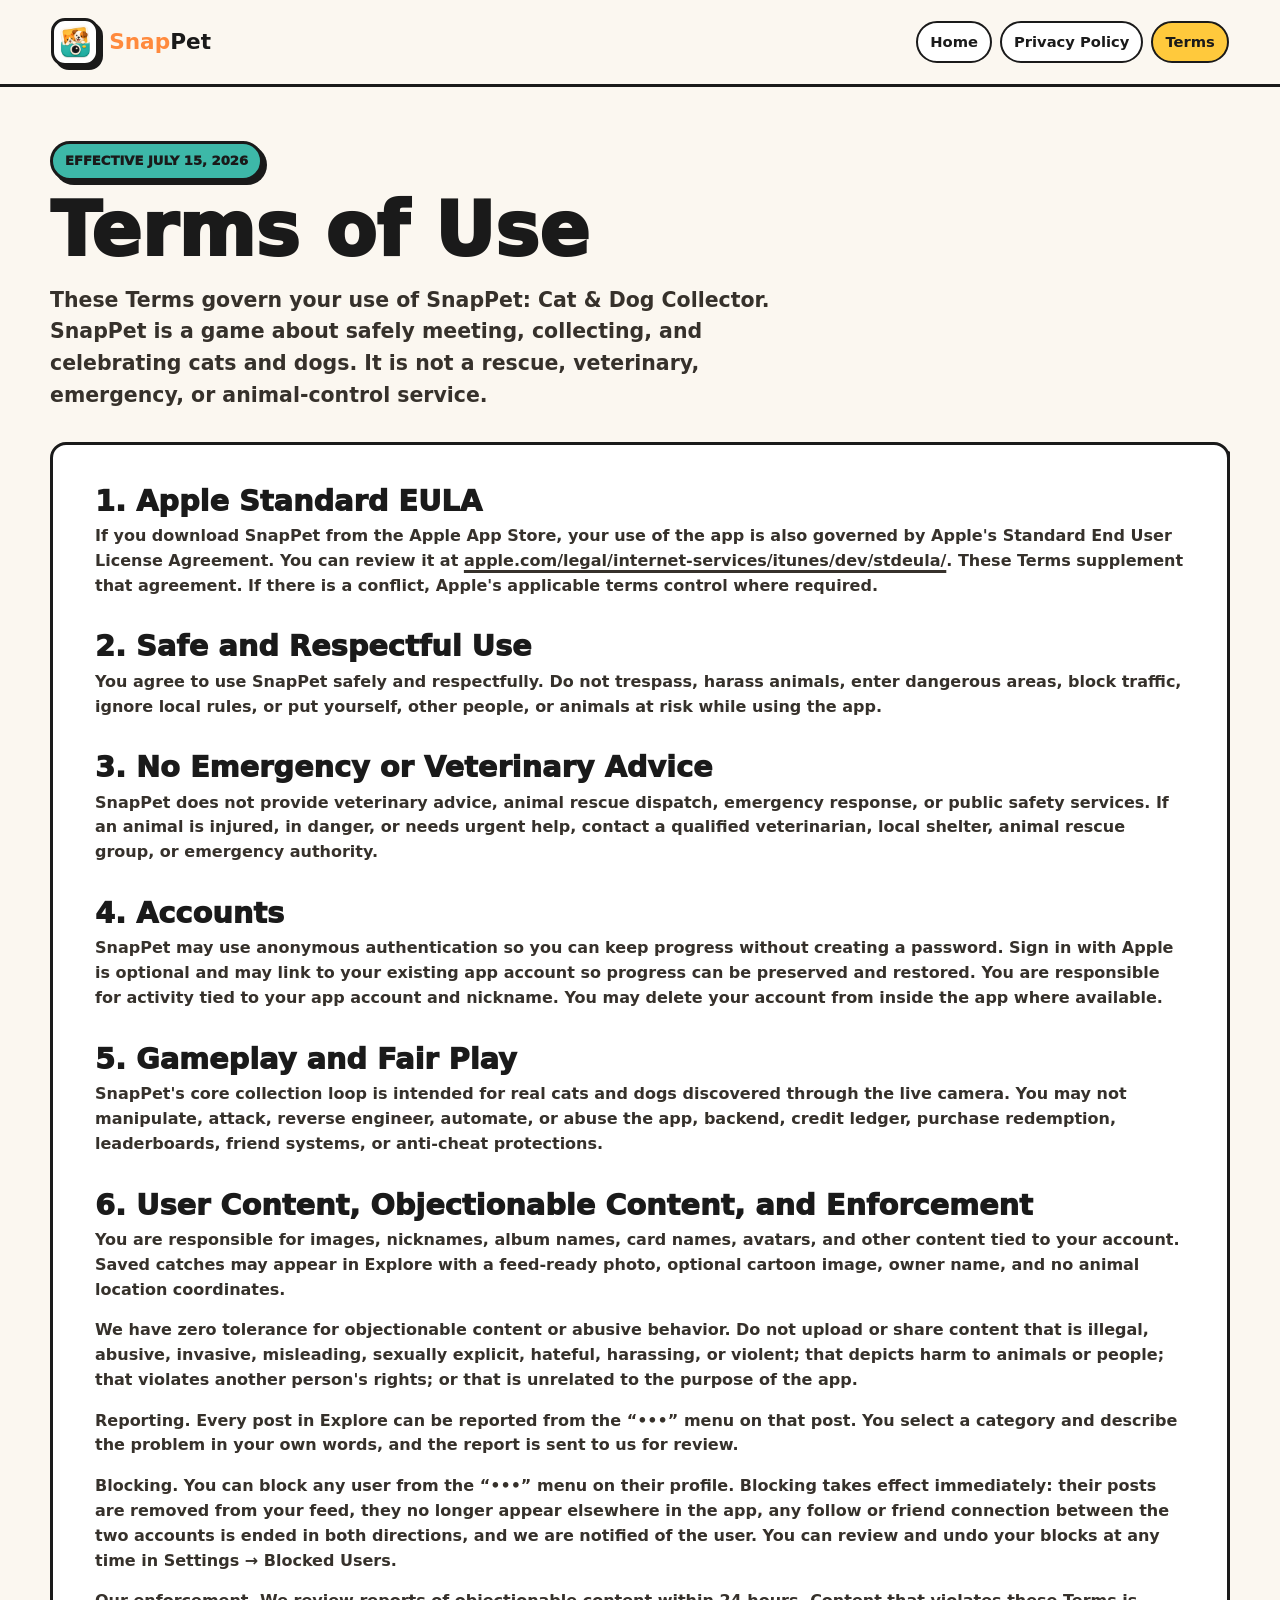
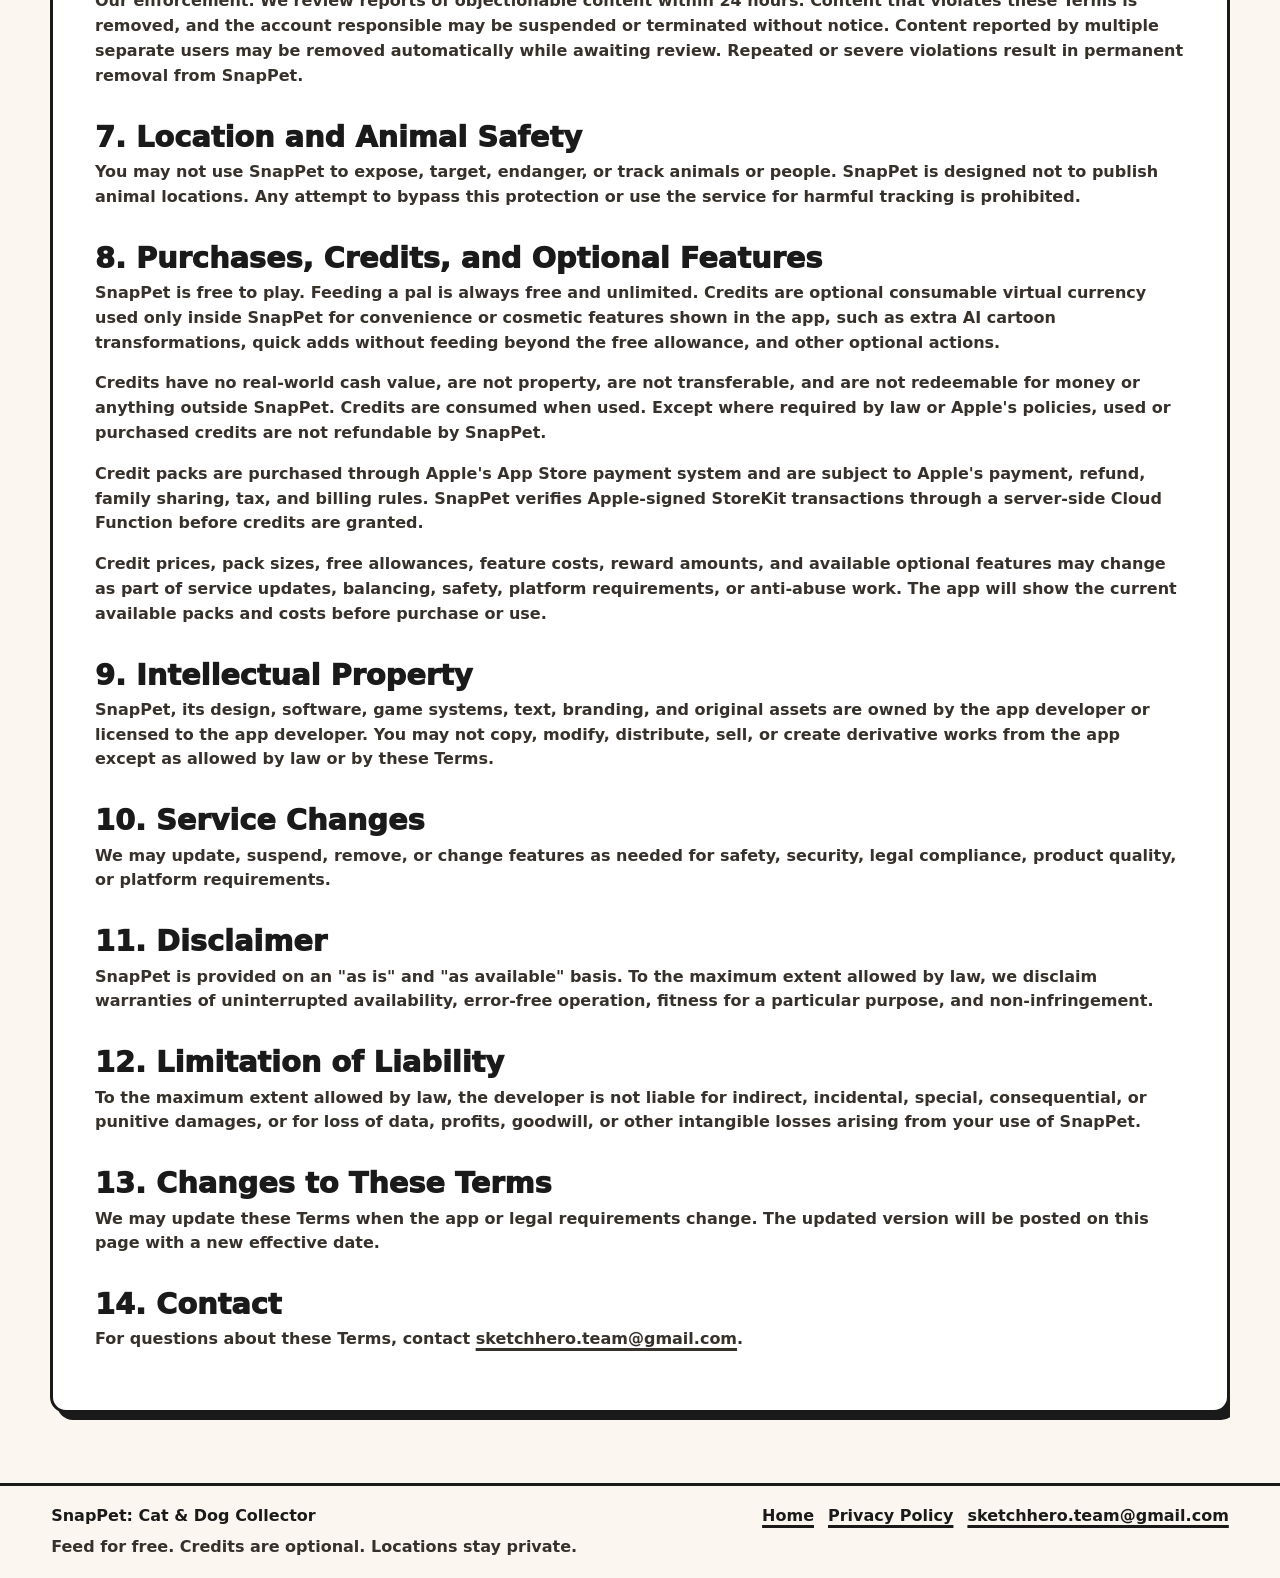
<file: terms.html>
<!DOCTYPE html>
<html lang="en">
<head>
  <meta charset="utf-8">
  <meta name="viewport" content="width=device-width, initial-scale=1">
  <title>Terms of Use - SnapPet</title>
  <meta name="description" content="Terms of Use for SnapPet: Cat &amp; Dog Collector.">
  <meta name="theme-color" content="#FBF7F0">
  <link rel="icon" href="assets/brand-icon.png">
  <link rel="apple-touch-icon" href="assets/app-icon.png">
  <link rel="stylesheet" href="styles.css">
</head>
<body>
  <header class="site-header">
    <a class="brand" href="index.html" aria-label="SnapPet home">
      <img src="assets/brand-icon.png" alt="" width="48" height="48">
      <span><strong>Snap</strong>Pet</span>
    </a>
    <nav aria-label="Primary navigation">
      <a href="index.html">Home</a>
      <a href="privacy.html">Privacy Policy</a>
      <a href="terms.html" aria-current="page">Terms</a>
    </nav>
  </header>

  <main class="legal-page">
    <section class="legal-hero">
      <p class="eyebrow">Effective July 15, 2026</p>
      <h1>Terms of Use</h1>
      <p class="lead">These Terms govern your use of SnapPet: Cat &amp; Dog Collector. SnapPet is a game about safely meeting, collecting, and celebrating cats and dogs. It is not a rescue, veterinary, emergency, or animal-control service.</p>
    </section>

    <section class="legal-content">
      <h2>1. Apple Standard EULA</h2>
      <p>If you download SnapPet from the Apple App Store, your use of the app is also governed by Apple's Standard End User License Agreement. You can review it at <a href="https://www.apple.com/legal/internet-services/itunes/dev/stdeula/" rel="noopener">apple.com/legal/internet-services/itunes/dev/stdeula/</a>. These Terms supplement that agreement. If there is a conflict, Apple's applicable terms control where required.</p>

      <h2>2. Safe and Respectful Use</h2>
      <p>You agree to use SnapPet safely and respectfully. Do not trespass, harass animals, enter dangerous areas, block traffic, ignore local rules, or put yourself, other people, or animals at risk while using the app.</p>

      <h2>3. No Emergency or Veterinary Advice</h2>
      <p>SnapPet does not provide veterinary advice, animal rescue dispatch, emergency response, or public safety services. If an animal is injured, in danger, or needs urgent help, contact a qualified veterinarian, local shelter, animal rescue group, or emergency authority.</p>

      <h2>4. Accounts</h2>
      <p>SnapPet may use anonymous authentication so you can keep progress without creating a password. Sign in with Apple is optional and may link to your existing app account so progress can be preserved and restored. You are responsible for activity tied to your app account and nickname. You may delete your account from inside the app where available.</p>

      <h2>5. Gameplay and Fair Play</h2>
      <p>SnapPet's core collection loop is intended for real cats and dogs discovered through the live camera. You may not manipulate, attack, reverse engineer, automate, or abuse the app, backend, credit ledger, purchase redemption, leaderboards, friend systems, or anti-cheat protections.</p>

      <h2>6. User Content, Objectionable Content, and Enforcement</h2>
      <p>You are responsible for images, nicknames, album names, card names, avatars, and other content tied to your account. Saved catches may appear in Explore with a feed-ready photo, optional cartoon image, owner name, and no animal location coordinates.</p>
      <p><strong>We have zero tolerance for objectionable content or abusive behavior.</strong> Do not upload or share content that is illegal, abusive, invasive, misleading, sexually explicit, hateful, harassing, or violent; that depicts harm to animals or people; that violates another person's rights; or that is unrelated to the purpose of the app.</p>
      <p><strong>Reporting.</strong> Every post in Explore can be reported from the &ldquo;&bull;&bull;&bull;&rdquo; menu on that post. You select a category and describe the problem in your own words, and the report is sent to us for review.</p>
      <p><strong>Blocking.</strong> You can block any user from the &ldquo;&bull;&bull;&bull;&rdquo; menu on their profile. Blocking takes effect immediately: their posts are removed from your feed, they no longer appear elsewhere in the app, any follow or friend connection between the two accounts is ended in both directions, and we are notified of the user. You can review and undo your blocks at any time in Settings &rarr; Blocked Users.</p>
      <p><strong>Our enforcement.</strong> We review reports of objectionable content within 24 hours. Content that violates these Terms is removed, and the account responsible may be suspended or terminated without notice. Content reported by multiple separate users may be removed automatically while awaiting review. Repeated or severe violations result in permanent removal from SnapPet.</p>

      <h2>7. Location and Animal Safety</h2>
      <p>You may not use SnapPet to expose, target, endanger, or track animals or people. SnapPet is designed not to publish animal locations. Any attempt to bypass this protection or use the service for harmful tracking is prohibited.</p>

      <h2>8. Purchases, Credits, and Optional Features</h2>
      <p>SnapPet is free to play. Feeding a pal is always free and unlimited. Credits are optional consumable virtual currency used only inside SnapPet for convenience or cosmetic features shown in the app, such as extra AI cartoon transformations, quick adds without feeding beyond the free allowance, and other optional actions.</p>
      <p>Credits have no real-world cash value, are not property, are not transferable, and are not redeemable for money or anything outside SnapPet. Credits are consumed when used. Except where required by law or Apple's policies, used or purchased credits are not refundable by SnapPet.</p>
      <p>Credit packs are purchased through Apple's App Store payment system and are subject to Apple's payment, refund, family sharing, tax, and billing rules. SnapPet verifies Apple-signed StoreKit transactions through a server-side Cloud Function before credits are granted.</p>
      <p>Credit prices, pack sizes, free allowances, feature costs, reward amounts, and available optional features may change as part of service updates, balancing, safety, platform requirements, or anti-abuse work. The app will show the current available packs and costs before purchase or use.</p>

      <h2>9. Intellectual Property</h2>
      <p>SnapPet, its design, software, game systems, text, branding, and original assets are owned by the app developer or licensed to the app developer. You may not copy, modify, distribute, sell, or create derivative works from the app except as allowed by law or by these Terms.</p>

      <h2>10. Service Changes</h2>
      <p>We may update, suspend, remove, or change features as needed for safety, security, legal compliance, product quality, or platform requirements.</p>

      <h2>11. Disclaimer</h2>
      <p>SnapPet is provided on an "as is" and "as available" basis. To the maximum extent allowed by law, we disclaim warranties of uninterrupted availability, error-free operation, fitness for a particular purpose, and non-infringement.</p>

      <h2>12. Limitation of Liability</h2>
      <p>To the maximum extent allowed by law, the developer is not liable for indirect, incidental, special, consequential, or punitive damages, or for loss of data, profits, goodwill, or other intangible losses arising from your use of SnapPet.</p>

      <h2>13. Changes to These Terms</h2>
      <p>We may update these Terms when the app or legal requirements change. The updated version will be posted on this page with a new effective date.</p>

      <h2>14. Contact</h2>
      <p>For questions about these Terms, contact <a href="mailto:sketchhero.team@gmail.com">sketchhero.team@gmail.com</a>.</p>
    </section>
  </main>

  <footer class="site-footer">
    <div>
      <strong>SnapPet: Cat &amp; Dog Collector</strong>
      <p>Feed for free. Credits are optional. Locations stay private.</p>
    </div>
    <div class="footer-links">
      <a href="index.html">Home</a>
      <a href="privacy.html">Privacy Policy</a>
      <a href="mailto:sketchhero.team@gmail.com">sketchhero.team@gmail.com</a>
    </div>
  </footer>
</body>
</html>
</file>
<file: styles.css>
:root {
  --cream: #FBF7F0;
  --ink: #1A1A1A;
  --orange: #FF8A3D;
  --teal: #3DB8A8;
  --yellow: #FFC93C;
  --surface: #FFFFFF;
  --warm-gray: #8A8278;
  --border-light: #E3E3E6;
  --common: #9CA3AF;
  --uncommon: #4ADE80;
  --rare: #3B82F6;
  --epic: #A855F7;
  --legendary: #F59E0B;
  --radius: 16px;
  --shadow: 7px 7px 0 var(--ink);
}

* {
  box-sizing: border-box;
}

html {
  scroll-behavior: smooth;
}

body {
  margin: 0;
  background: var(--cream);
  color: var(--ink);
  font-family: ui-rounded, "SF Pro Rounded", "Arial Rounded MT Bold", system-ui, -apple-system, BlinkMacSystemFont, "Segoe UI", sans-serif;
  line-height: 1.55;
}

a {
  color: inherit;
  text-decoration-thickness: 3px;
  text-underline-offset: 4px;
}

img {
  display: block;
  max-width: 100%;
}

.site-header,
.site-footer {
  display: flex;
  align-items: center;
  justify-content: space-between;
  gap: 24px;
  padding: 18px clamp(18px, 4vw, 56px);
  border-bottom: 3px solid var(--ink);
  background: var(--cream);
}

.site-header {
  position: sticky;
  top: 0;
  z-index: 10;
}

.brand {
  display: inline-flex;
  align-items: center;
  gap: 10px;
  color: var(--ink);
  font-size: 1.35rem;
  font-weight: 900;
  text-decoration: none;
}

.brand img {
  width: 48px;
  height: 48px;
  border: 3px solid var(--ink);
  border-radius: 14px;
  background: var(--surface);
  box-shadow: 4px 4px 0 var(--ink);
}

.brand strong {
  color: var(--orange);
}

nav {
  display: flex;
  flex-wrap: wrap;
  align-items: center;
  justify-content: flex-end;
  gap: 8px;
}

nav a {
  border: 2px solid var(--ink);
  border-radius: 999px;
  background: var(--surface);
  padding: 8px 12px;
  color: var(--ink);
  font-size: .92rem;
  font-weight: 900;
  text-decoration: none;
}

nav a:hover,
nav a[aria-current="page"] {
  background: var(--yellow);
}

main {
  overflow: hidden;
}

.hero,
.split,
.roadmap,
.legal-page {
  width: min(1180px, calc(100% - 36px));
  margin: 0 auto;
}

.hero {
  display: grid;
  grid-template-columns: minmax(0, 1fr) minmax(320px, 450px);
  gap: clamp(28px, 6vw, 72px);
  align-items: center;
  min-height: calc(100svh - 86px);
  padding: 54px 0 42px;
}

.eyebrow {
  display: inline-flex;
  width: fit-content;
  margin: 0 0 14px;
  border: 3px solid var(--ink);
  border-radius: 999px;
  background: var(--teal);
  padding: 7px 12px;
  box-shadow: 4px 4px 0 var(--ink);
  color: var(--ink);
  font-size: .82rem;
  font-weight: 1000;
  text-transform: uppercase;
}

h1,
h2,
h3,
p {
  margin-top: 0;
}

h1 {
  max-width: 860px;
  margin-bottom: 18px;
  font-size: clamp(2.35rem, 5.8vw, 4.8rem);
  line-height: .96;
  font-weight: 1000;
  letter-spacing: 0;
}

h2 {
  margin-bottom: 16px;
  font-size: clamp(1.7rem, 3.7vw, 3rem);
  line-height: 1.02;
  font-weight: 1000;
  letter-spacing: 0;
}

h3 {
  margin-bottom: 10px;
  font-size: 1.3rem;
  line-height: 1.05;
  font-weight: 1000;
  letter-spacing: 0;
}

.lead {
  max-width: 760px;
  color: #36312b;
  font-size: clamp(1.05rem, 2vw, 1.28rem);
  font-weight: 650;
}

.actions {
  display: flex;
  flex-wrap: wrap;
  gap: 14px;
  margin-top: 28px;
}

.neo-button {
  display: inline-flex;
  align-items: center;
  justify-content: center;
  min-height: 52px;
  border: 3px solid var(--ink);
  border-radius: 14px;
  padding: 13px 18px;
  box-shadow: var(--shadow);
  color: var(--ink);
  font-weight: 1000;
  text-decoration: none;
  transition: transform .12s ease, box-shadow .12s ease;
}

.neo-button:hover {
  transform: translate(3px, 3px);
  box-shadow: 4px 4px 0 var(--ink);
}

.neo-button.primary {
  background: var(--orange);
}

.neo-button.secondary {
  background: var(--surface);
}

.download-button {
  gap: 14px;
  min-height: 82px;
  padding: 14px 20px;
  font-size: 1.18rem;
}

.download-button img {
  width: 54px;
  height: 54px;
  border: 3px solid var(--ink);
  border-radius: 14px;
  background: var(--surface);
}

.download-button span {
  display: grid;
  line-height: 1.05;
}

.download-button small {
  margin-top: 5px;
  font-size: .82rem;
  font-weight: 900;
}

/* Platform mark tile inside a download button. The selector has to be compound:
   `.download-button span` above sets display:grid on every span in the button. */
.download-button .store-mark {
  display: inline-flex;
  flex: 0 0 auto;
  align-items: center;
  justify-content: center;
  width: 54px;
  height: 54px;
  border: 3px solid var(--ink);
  border-radius: 14px;
  background: var(--surface);
}

.download-button .store-mark svg {
  width: 27px;
  height: 27px;
  fill: var(--ink);
}

.hero-visual {
  justify-self: center;
  width: min(100%, 430px);
}

.hero-shot {
  width: min(100%, 420px);
  border: 4px solid var(--ink);
  border-radius: 34px;
  background: var(--orange);
  box-shadow: 12px 12px 0 var(--ink);
  transform: rotate(2deg);
}

.phone-frame {
  border: 4px solid var(--ink);
  border-radius: 34px;
  background: var(--teal);
  padding: 18px;
  box-shadow: 12px 12px 0 var(--ink);
  transform: rotate(2deg);
}

.phone-top,
.phone-actions,
.card-top,
.trait-row,
.stat-grid,
.tag-list {
  display: flex;
  align-items: center;
  gap: 8px;
}

.phone-top,
.phone-actions {
  justify-content: space-between;
  color: var(--ink);
  font-weight: 1000;
}

.pill,
.camera-dot,
.rarity,
.pet-icon,
.trait-row span,
.tag-list li {
  border: 2px solid var(--ink);
  border-radius: 999px;
  padding: 5px 9px;
  background: var(--surface);
  color: var(--ink);
  font-size: .78rem;
  font-weight: 1000;
}

.camera-dot {
  background: var(--orange);
}

.card-preview {
  margin: 16px 0;
  border: 4px solid var(--ink);
  border-radius: 22px;
  background: var(--surface);
  padding: 15px;
  box-shadow: 6px 6px 0 var(--ink);
}

.card-preview.legendary {
  background: var(--yellow);
}

.card-top {
  justify-content: space-between;
}

.rarity {
  background: var(--legendary);
}

.pet-icon {
  background: var(--surface);
}

.card-preview img {
  width: 82%;
  margin: 14px auto 4px;
  border: 3px solid var(--ink);
  border-radius: 18px;
  background: var(--cream);
}

.card-preview h2 {
  margin: 10px 0 8px;
  font-size: 1.75rem;
}

.trait-row {
  flex-wrap: wrap;
  margin-bottom: 12px;
}

.trait-row span:first-child {
  background: var(--teal);
}

.trait-row span:last-child {
  background: var(--orange);
}

.stat-grid {
  display: grid;
  grid-template-columns: 1fr 1fr;
  gap: 8px;
}

.stat-grid span {
  border: 2px solid var(--ink);
  border-radius: 10px;
  background: var(--surface);
  padding: 8px;
  font-size: .86rem;
  font-weight: 900;
}

.band {
  border-top: 3px solid var(--ink);
  border-bottom: 3px solid var(--ink);
  background: var(--surface);
  padding: 64px clamp(18px, 4vw, 56px);
}

.screens-showcase {
  border-top: 3px solid var(--ink);
  background: var(--yellow);
  padding: 60px clamp(18px, 4vw, 56px);
}

.section-heading {
  width: min(1180px, 100%);
  margin: 0 auto 28px;
}

.screen-grid {
  display: grid;
  grid-template-columns: repeat(5, minmax(210px, 1fr));
  gap: 18px;
  width: min(1180px, 100%);
  margin: 0 auto;
}

.screen-grid img {
  width: 100%;
  border: 4px solid var(--ink);
  border-radius: 24px;
  background: var(--surface);
  box-shadow: var(--shadow);
}

.screen-grid img:nth-child(2n) {
  transform: translateY(22px);
}

.feature-grid {
  display: grid;
  grid-template-columns: repeat(4, minmax(0, 1fr));
  gap: 18px;
  width: min(1180px, 100%);
  margin: 0 auto;
}

.neo-card,
.wide-card,
.promise-item,
.timeline article,
.legal-content {
  border: 3px solid var(--ink);
  border-radius: var(--radius);
  background: var(--surface);
  box-shadow: var(--shadow);
}

.neo-card {
  min-height: 290px;
  padding: 22px;
}

.neo-card.teal {
  background: #d9f5f1;
}

.neo-card.yellow {
  background: #fff0aa;
}

.neo-card.orange {
  background: #ffe0cc;
}

.number {
  display: inline-flex;
  margin-bottom: 28px;
  border: 3px solid var(--ink);
  border-radius: 12px;
  background: var(--orange);
  padding: 6px 10px;
  font-weight: 1000;
}

.neo-card p,
.wide-card p,
.promise-item span,
.timeline span,
.legal-content p,
.legal-content li {
  color: #36312b;
  font-weight: 620;
}

.split {
  display: grid;
  grid-template-columns: .9fr 1.1fr;
  gap: clamp(22px, 5vw, 56px);
  align-items: start;
  padding: 70px 0;
}

.promise-list {
  display: grid;
  gap: 16px;
}

.promise-item {
  padding: 20px;
}

.promise-item strong {
  display: block;
  margin-bottom: 4px;
  font-size: 1.14rem;
  font-weight: 1000;
}

.social-band {
  background: var(--yellow);
}

.wide-card {
  display: grid;
  grid-template-columns: minmax(0, 1fr) minmax(240px, 360px);
  gap: 24px;
  width: min(1180px, 100%);
  margin: 0 auto;
  padding: 26px;
}

.tag-list {
  flex-wrap: wrap;
  align-content: start;
  margin: 0;
  padding: 0;
  list-style: none;
}

.tag-list li:nth-child(2n) {
  background: var(--teal);
}

.tag-list li:nth-child(3n) {
  background: var(--orange);
}

.roadmap {
  padding: 70px 0;
}

.timeline {
  display: grid;
  grid-template-columns: repeat(3, minmax(0, 1fr));
  gap: 18px;
}

.timeline article {
  padding: 22px;
}

.timeline strong {
  display: block;
  margin-bottom: 10px;
  font-size: 1.5rem;
  font-weight: 1000;
}

.legal-page {
  padding: 54px 0 70px;
}

.legal-hero {
  margin-bottom: 30px;
}

.legal-hero h1 {
  max-width: 900px;
}

.legal-content {
  padding: clamp(22px, 4vw, 42px);
}

.legal-content h2 {
  margin-top: 34px;
  margin-bottom: 8px;
  font-size: clamp(1.25rem, 2.4vw, 1.8rem);
}

.legal-content h2:first-child {
  margin-top: 0;
}

.legal-content ul {
  padding-left: 24px;
}

.legal-content li + li {
  margin-top: 8px;
}

.site-footer {
  align-items: flex-start;
  border-top: 3px solid var(--ink);
  border-bottom: 0;
}

.site-footer p {
  margin: 6px 0 0;
  color: #36312b;
  font-weight: 700;
}

.footer-links {
  display: flex;
  flex-wrap: wrap;
  justify-content: flex-end;
  gap: 14px;
  font-weight: 900;
}

@media (max-width: 980px) {
  .site-header,
  .site-footer,
  .hero,
  .split,
  .wide-card {
    grid-template-columns: 1fr;
  }

  .site-header,
  .site-footer {
    align-items: flex-start;
    flex-direction: column;
  }

  nav,
  .footer-links {
    justify-content: flex-start;
  }

  .hero {
    min-height: auto;
  }

  .screen-grid {
    grid-template-columns: repeat(3, minmax(0, 1fr));
  }

  .feature-grid,
  .timeline {
    grid-template-columns: 1fr 1fr;
  }
}

@media (max-width: 640px) {
  .feature-grid,
  .timeline,
  .stat-grid {
    grid-template-columns: 1fr;
  }

  h1 {
    font-size: clamp(2.2rem, 11vw, 3.25rem);
  }

  .hero-shot {
    transform: none;
    box-shadow: 8px 8px 0 var(--ink);
  }

  .download-button {
    width: 100%;
    justify-content: flex-start;
  }

  .phone-frame {
    transform: none;
    box-shadow: 8px 8px 0 var(--ink);
  }

  .screen-grid {
    display: flex;
    gap: 14px;
    margin-inline: -18px;
    overflow-x: auto;
    padding: 0 18px 10px;
    scroll-snap-type: x mandatory;
  }

  .screen-grid img {
    flex: 0 0 min(78vw, 320px);
    scroll-snap-align: start;
  }

  .screen-grid img:nth-child(2n) {
    transform: none;
  }

  .site-header {
    position: static;
  }
}
</file>
